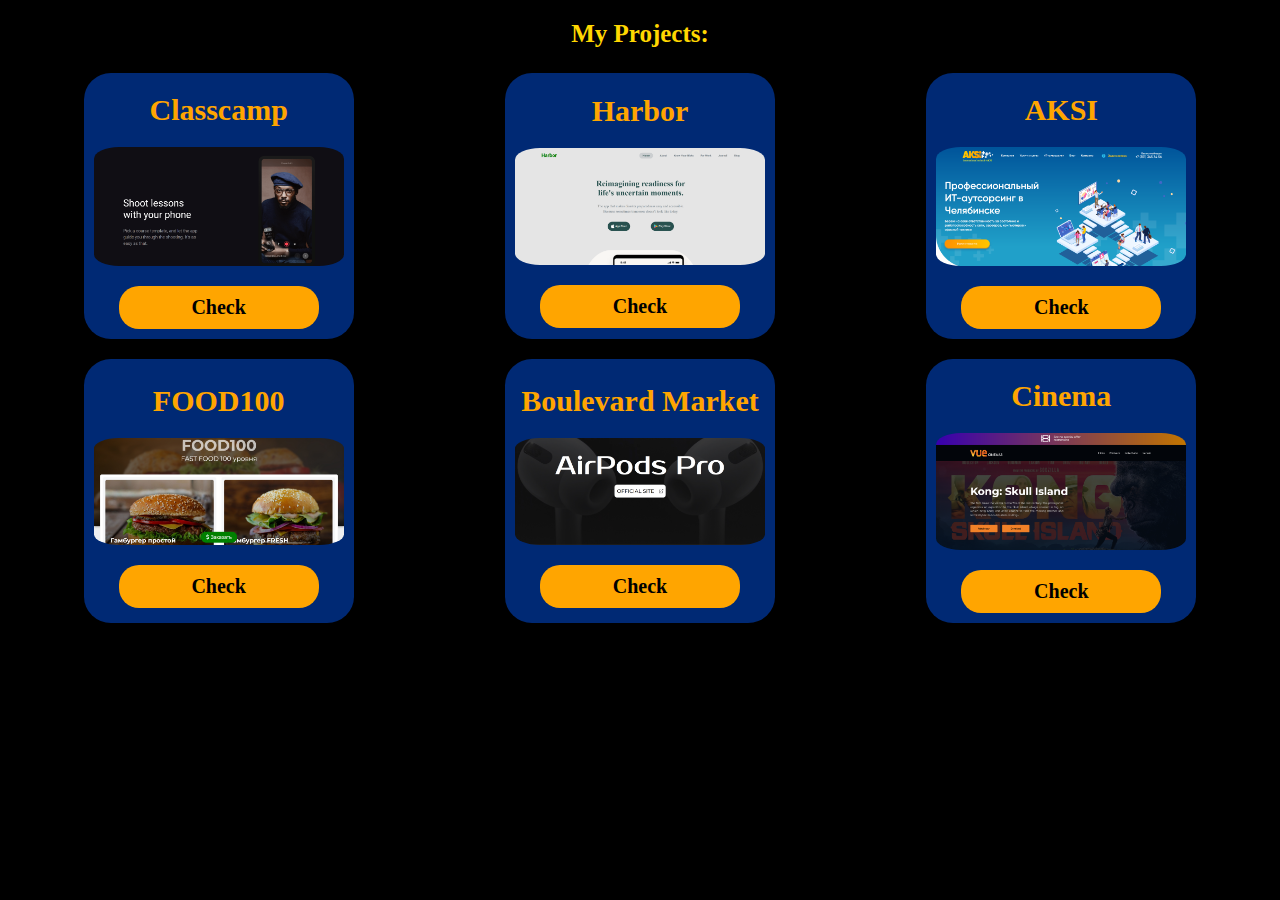
<file: index.html>
<!DOCTYPE html>
<html lang="en">
<head>
    <meta charset="UTF-8">
    <meta name="viewport" content="width=device-width, initial-scale=1.0">
    <title>Projects</title>
    <link rel="icon shortcut" href="assets/images/programmer.png" type="image/png" sizes="57x57">
    <link rel="stylesheet" href="projects_style.css">
</head>
<body>
    <p class="intext" id="works">
        My Projects:
    </p>
    <div class="my__works" >
        
            <div class="row">
                <div class="one">
                <p class="first">
                    Classcamp
                </p>
                <img src="img/one.png" alt="" class="class">
                <a href="classcamp/classcamp.html" class="button" target="_blank">
                    Check
                </a>
                </div>
                <div class="one">
                <p class="first">
                    Harbor
                </p>
                <img src="img/two.png" alt="" class="class">
                <a href="Harbor/harbor.html" class="button" target="_blank">
                    Check
                </a>
                </div>
                <div class="one">
                <p class="first">
                    AKSI
                </p>
                <img src="img/three.png" alt="" class="class">
                <a href="aksi/aksi.html" class="button" target="_blank">
                    Check
                </a>
                </div>
            </div>
            
            <div class="row">
                <div class="one">
                <p class="first">
                    FOOD100
                </p>
                <img src="img/food100.png" alt="" class="class">
                <a href="https://amidovich.github.io/FOOD100/" class="button" target="_blank">
                    Check
                </a>
                </div>
                <div class="one">
                <p class="first">
                    Boulevard Market
                </p>
                <img src="img/air.png" alt="" class="class">
                <a href="9/index.html" class="button" target="_blank">
                    Check
                </a>
                </div>
                <div class="one">
                <p class="first">
                    Cinema
                </p>
                <img src="img/cinema.png" alt="" class="class">
                <a href="https://amidovich.github.io/Vue_cinema/" class="button" target="_blank">
                    Check
                </a>
                </div>
            </div>
            
        </div>
</body>
</html>
</file>
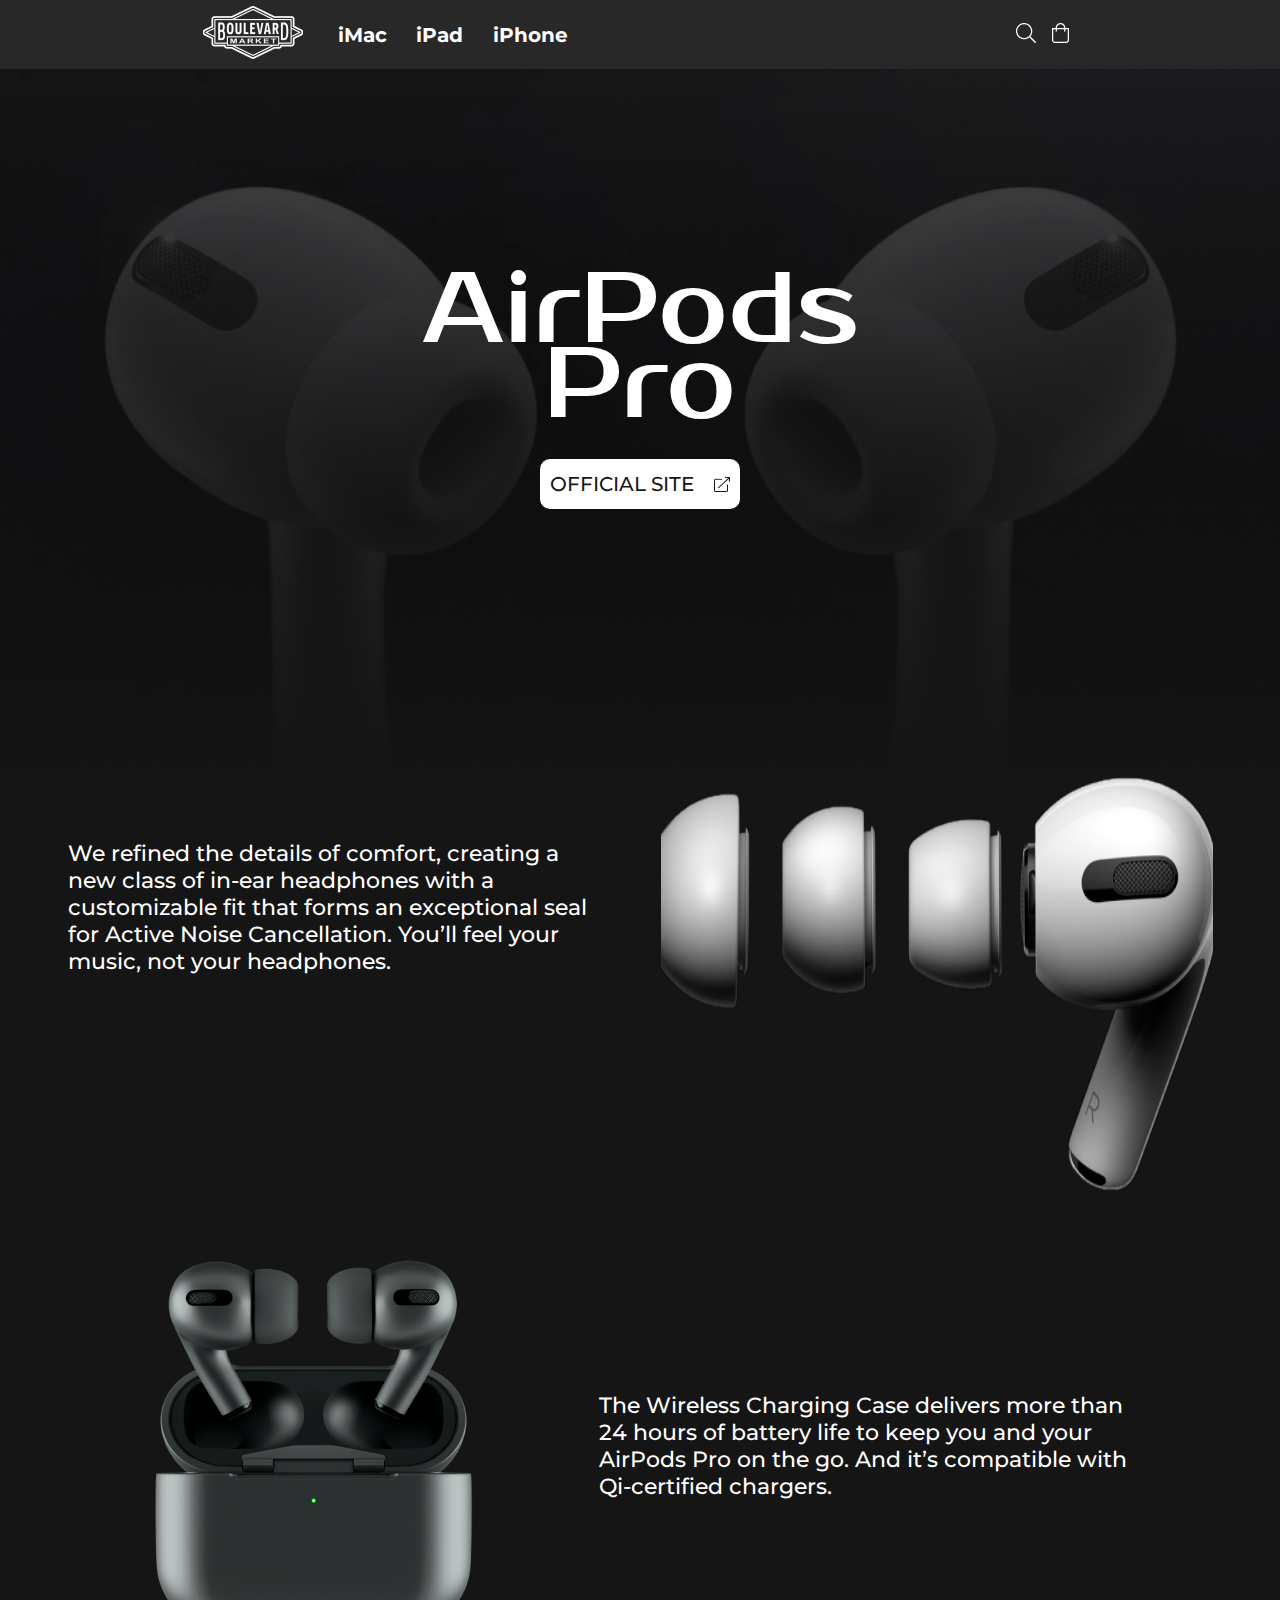
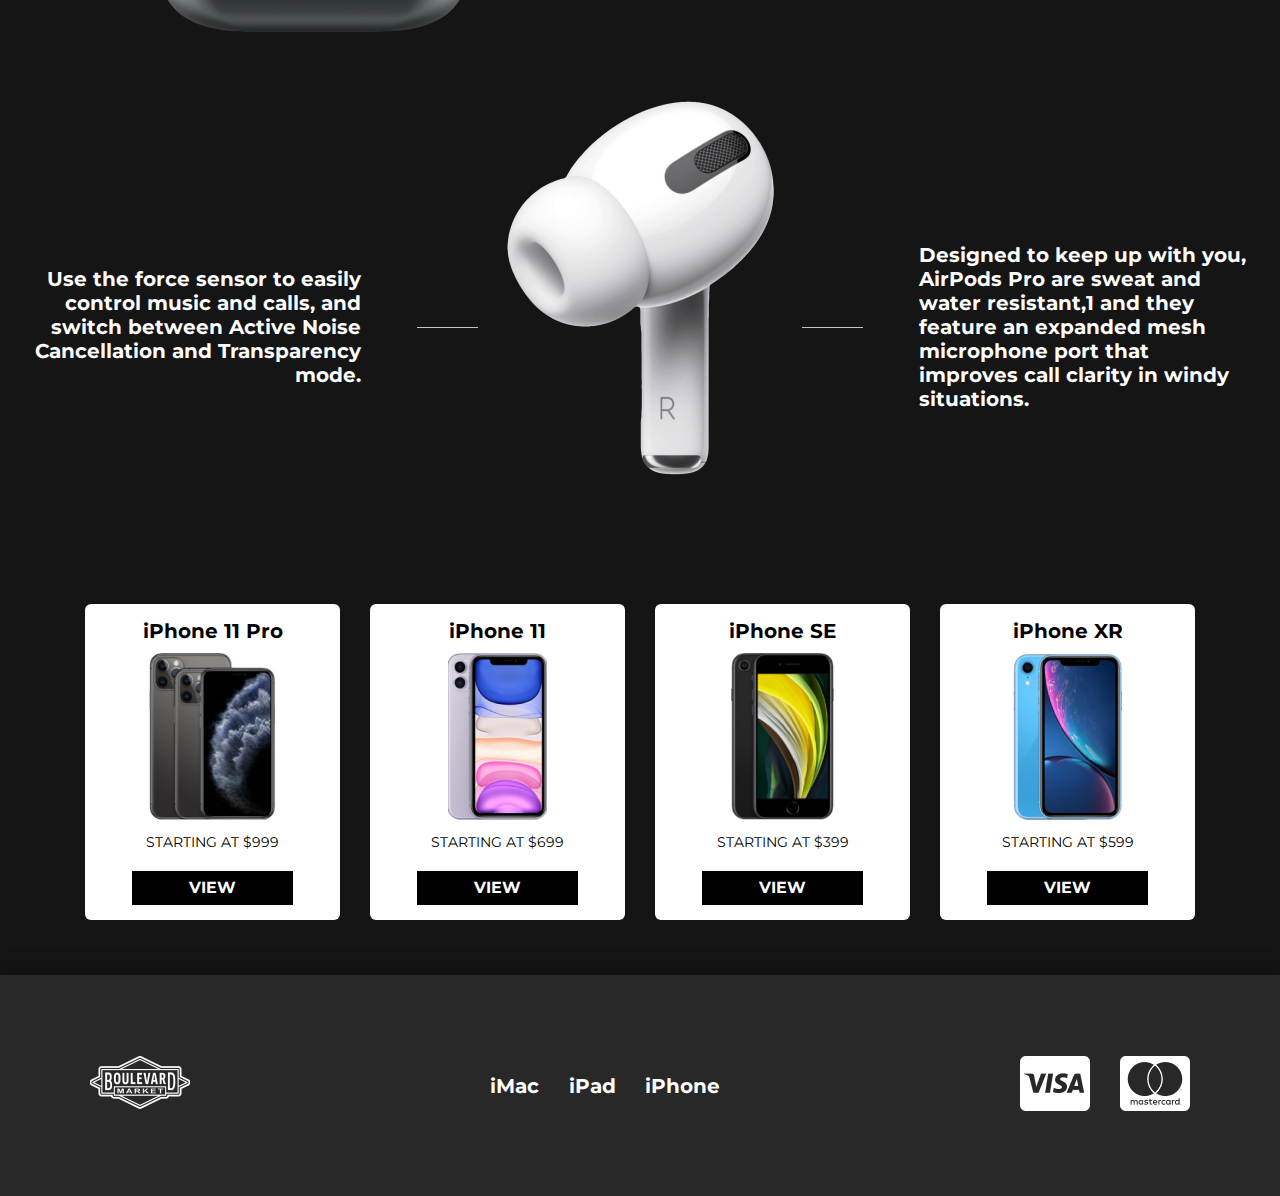
<file: 9/index.html>
<!DOCTYPE html>
<html lang="en">
<head>
    <meta charset="UTF-8">
    <meta http-equiv="X-UA-Compatible" content="IE=edge">
    <meta name="viewport" content="width=device-width, initial-scale=1.0">
    
    <link rel="preconnect" href="https://fonts.googleapis.com">
<link rel="preconnect" href="https://fonts.gstatic.com" crossorigin>
<link href="https://fonts.googleapis.com/css2?family=Prosto+One&display=swap" rel="stylesheet">

<link rel="preconnect" href="https://fonts.googleapis.com">
<link rel="preconnect" href="https://fonts.gstatic.com" crossorigin>
<link href="https://fonts.googleapis.com/css2?family=Montserrat+Alternates:wght@700&display=swap" rel="stylesheet">

<link rel="preconnect" href="https://fonts.googleapis.com">
<link rel="preconnect" href="https://fonts.gstatic.com" crossorigin>
<link href="https://fonts.googleapis.com/css2?family=Montserrat:wght@500&display=swap" rel="stylesheet">

    <title>:)</title>
    <link rel="stylesheet" href="css/media.css">
    <link rel="stylesheet" href="css/style.css">
    
</head>
<body>
    <div class="nav2">
      
      <div class="imac">
          <a href=""><img src="icons/logo.png" class="lg" alt=""></a>
          <div class="icons">
              <a href="" class="mc">iMac</a>
          <a href="" class="mc">iPad</a>
          <a href="" class="mc">iPhone</a>
        </div>   
      </div>
      
      <div class="search">
          <a href="" class="s"><img src="icons/search.png" alt="">
          </a>
          <a href="" class="s"><img src="icons/shop.png" alt=""></a>
      </div>
    
  </div>  
  <header>
      <h1 class="h1">AirPods Pro</h1>
      <a href="" class="web">
          <div class="site">
          <h3>OFFICIAL SITE</h3>
          <img src="icons/out.png" alt="">
      </div>
    </a>
          
</header>
    <section>
        <div class="txtpic">
        <div class="text">
            <p class="txt">
                We refined the details of comfort, creating a new class of in-ear headphones with a customizable fit that forms an exceptional seal for Active Noise Cancellation. You’ll feel your music, not your headphones.
            </p>
        </div>
        <img src="pictures/white.png"  class="wh"  alt=""></div>
        
        <div class="txtpic1">
            <img src="pictures/black.png" alt="" class="bla">
            <p class="tx">
                The Wireless Charging Case delivers more than 24 hours of battery life to keep you and your AirPods Pro on the go. And it’s compatible with Qi-certified chargers.
            </p>
        </div>
        <div class="txtpic2">
            <p class="paragraph">
                Use the force sensor to easily control music and calls, and switch between Active Noise Cancellation and Transparency mode.
            </p>
            <img src="icons/line.png" alt="" class="line">
            <img src="pictures/one.png" alt="" class="single">
            <img src="icons/line.png" alt="" class="line">
            <p class="conclusion">
                Designed to keep up with you, AirPods Pro are sweat and water resistant,1 and they feature an expanded mesh microphone port that improves call clarity in windy situations.
            </p>
        </div>
    </section>
    <footer>
        <div class="end">
            <div class="connect">
        <div class="block">
            <p class="words">
                iPhone 11 Pro
            </p>
            <img src="pictures/pro.png" alt="" class="pro">
            <p class="start">
                Starting at $999
            </p>
            <a href="" class="link">
                <div class="view">
                    <a href="" class="vision">
                    <p class="see">
                        view
                    </p>
                </a>
                </div>
            </a>
        </div>
    
        <div class="block">
            <p class="words">
                iPhone 11 
            </p>
            <img src="pictures/basic.png" alt="" class="phone">
            <p class="start">
                Starting at $699
            </p>
            <a href="" class="link">
                <div class="view">
                    <a href="" class="vision">
                        <p class="see">
                            view
                        </p>
                    </a>
                </div>
            </a>
        </div>
    </div>
    <div class="connect">
        <div class="block">
            <p class="words">
                iPhone SE
            </p>
            <img src="pictures/se.png" alt="" class="se">
            <p class="start">
                Starting at $399
            </p>
            <a href="" class="link">
                <div class="view">
                    <a href="" class="vision">
                        <p class="see">
                            view
                        </p>
                    </a>
                </div>
            </a>
        </div>   
        <div class="block">
            <p class="words">
                iPhone XR
            </p>
            <img src="pictures/xr.png" alt="" class="xr">
            <p class="start">
                Starting at $599
            </p>
            <a href="" class="link">
                <div class="view">
                    <a href="" class="vision">
                        <p class="see">
                            view
                        </p>
                    </a>
                </div>
            </a>
        </div>  
    </div>  
</div>
    </footer>
<div class="nav1">
    <div class="endless">
        <a href=""><img src="icons/logo.png" class="logo1" alt=""></a>
        <div class="marks">
            <a href="" class="mc"><div class="mac">iMac</div></a>
            <a href="" class="mc"><div class="mac">iPad</div></a>
            <a href="" class="mc"><div class="mac">iPhone</div></a>    
        </div>
        <div class="cards">
            <a href=""><img src="icons/visa.png" class="visa"  alt=""></a>
            <a href=""><img src="icons/card.png" class="visa"  alt=""></a>
        </div>
    </div>
</div>    
</body>
</html>
</file>
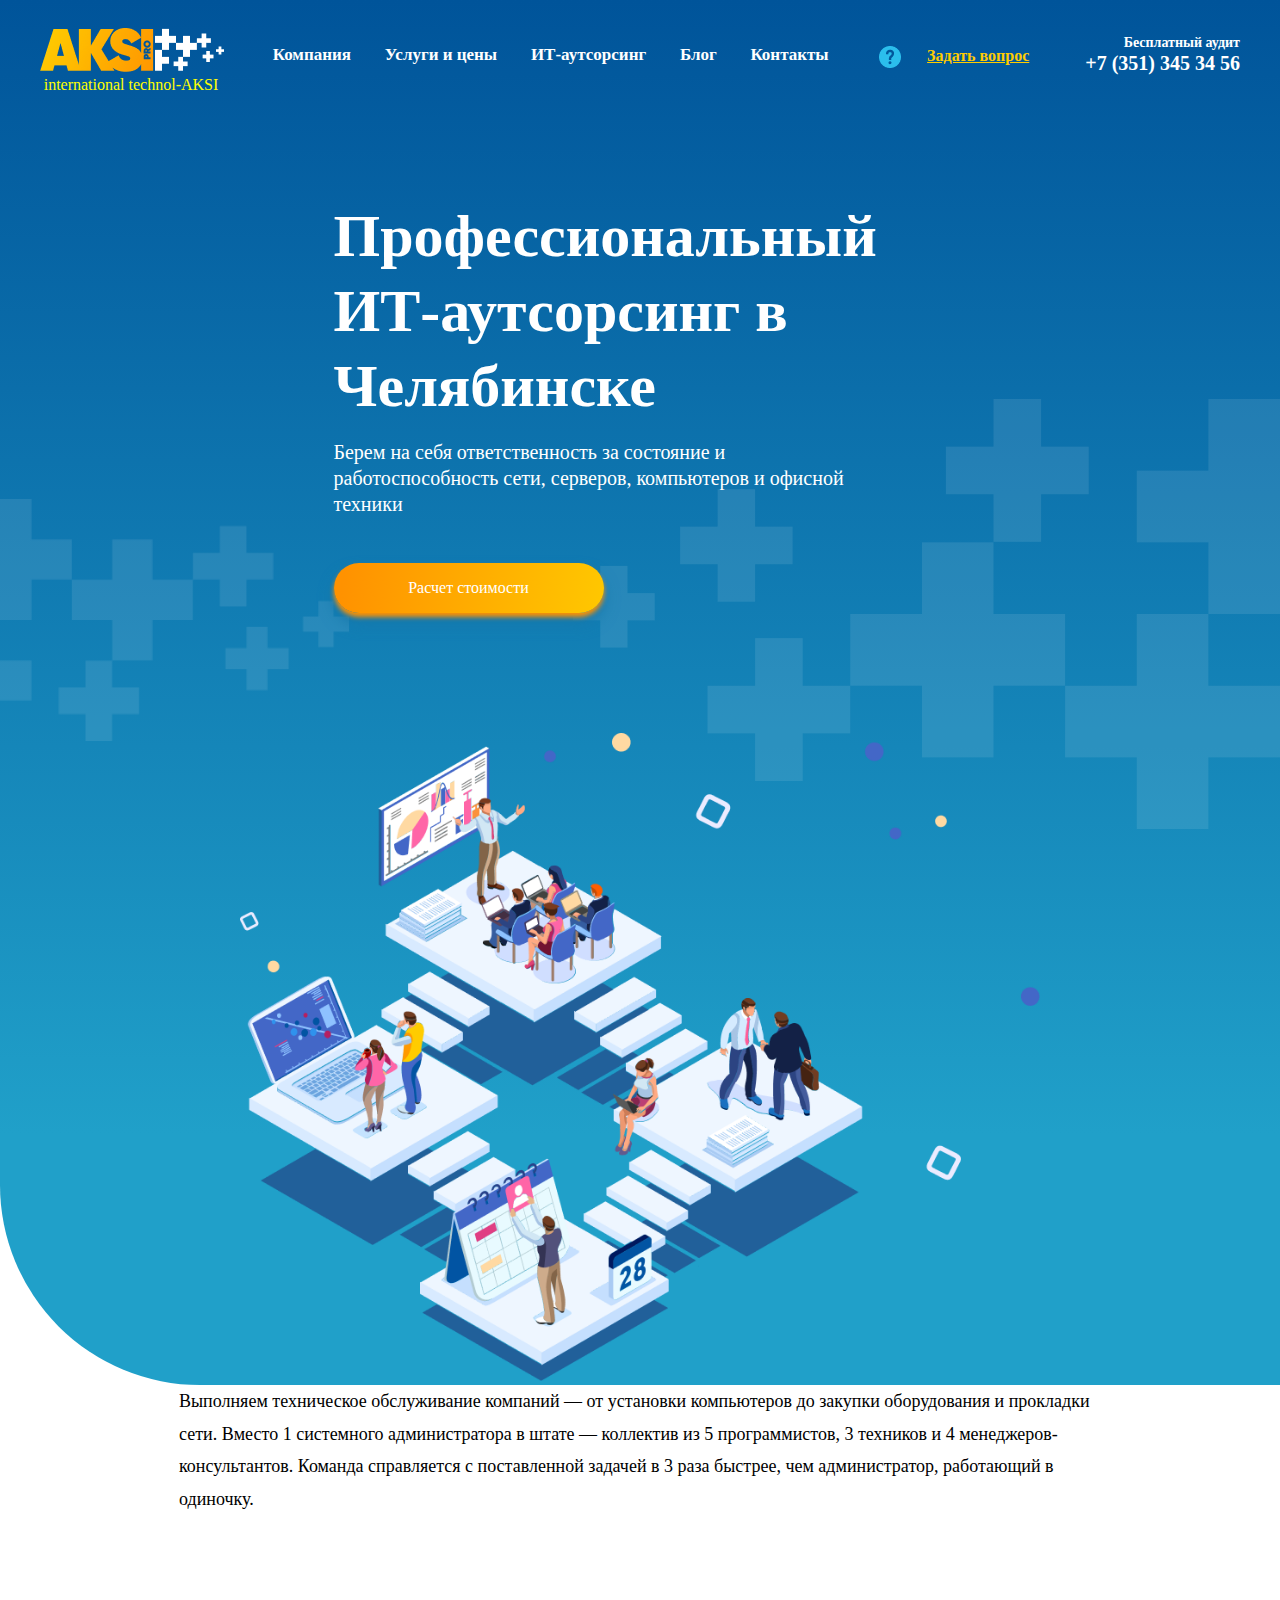
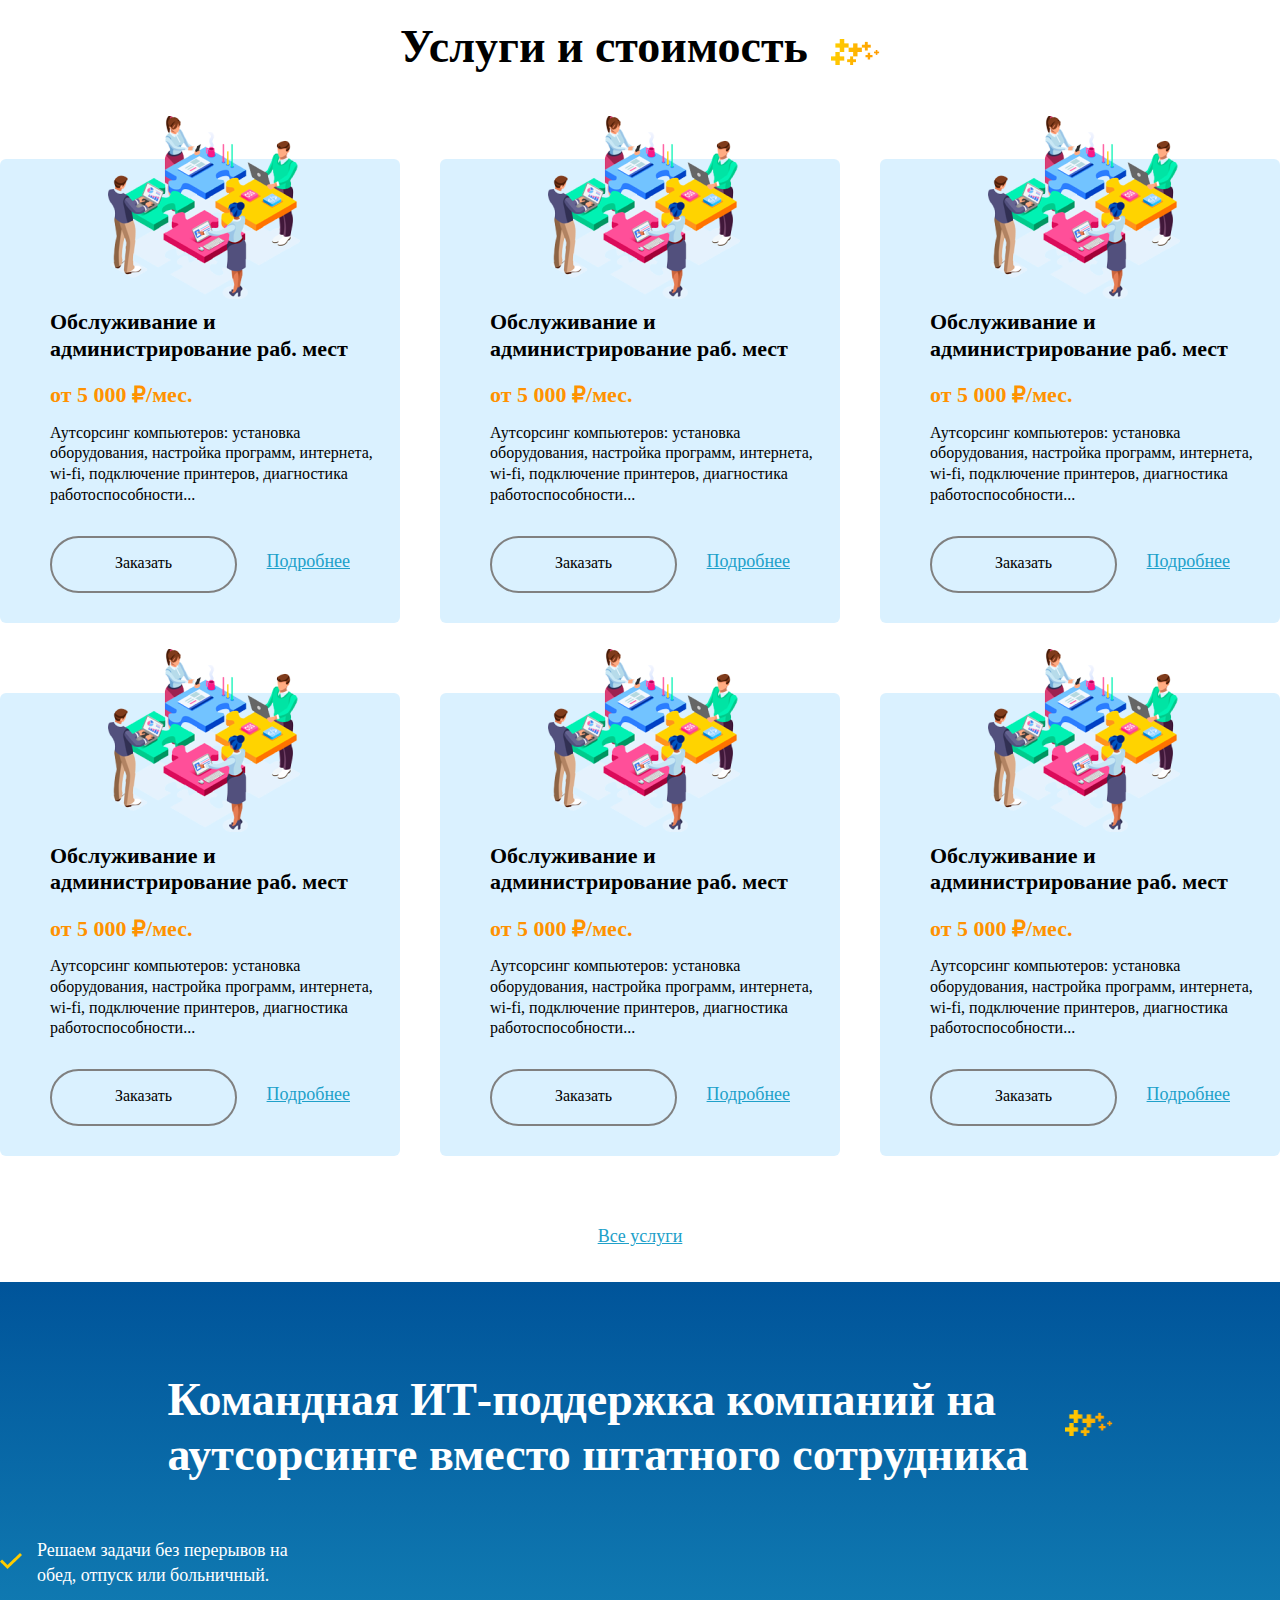
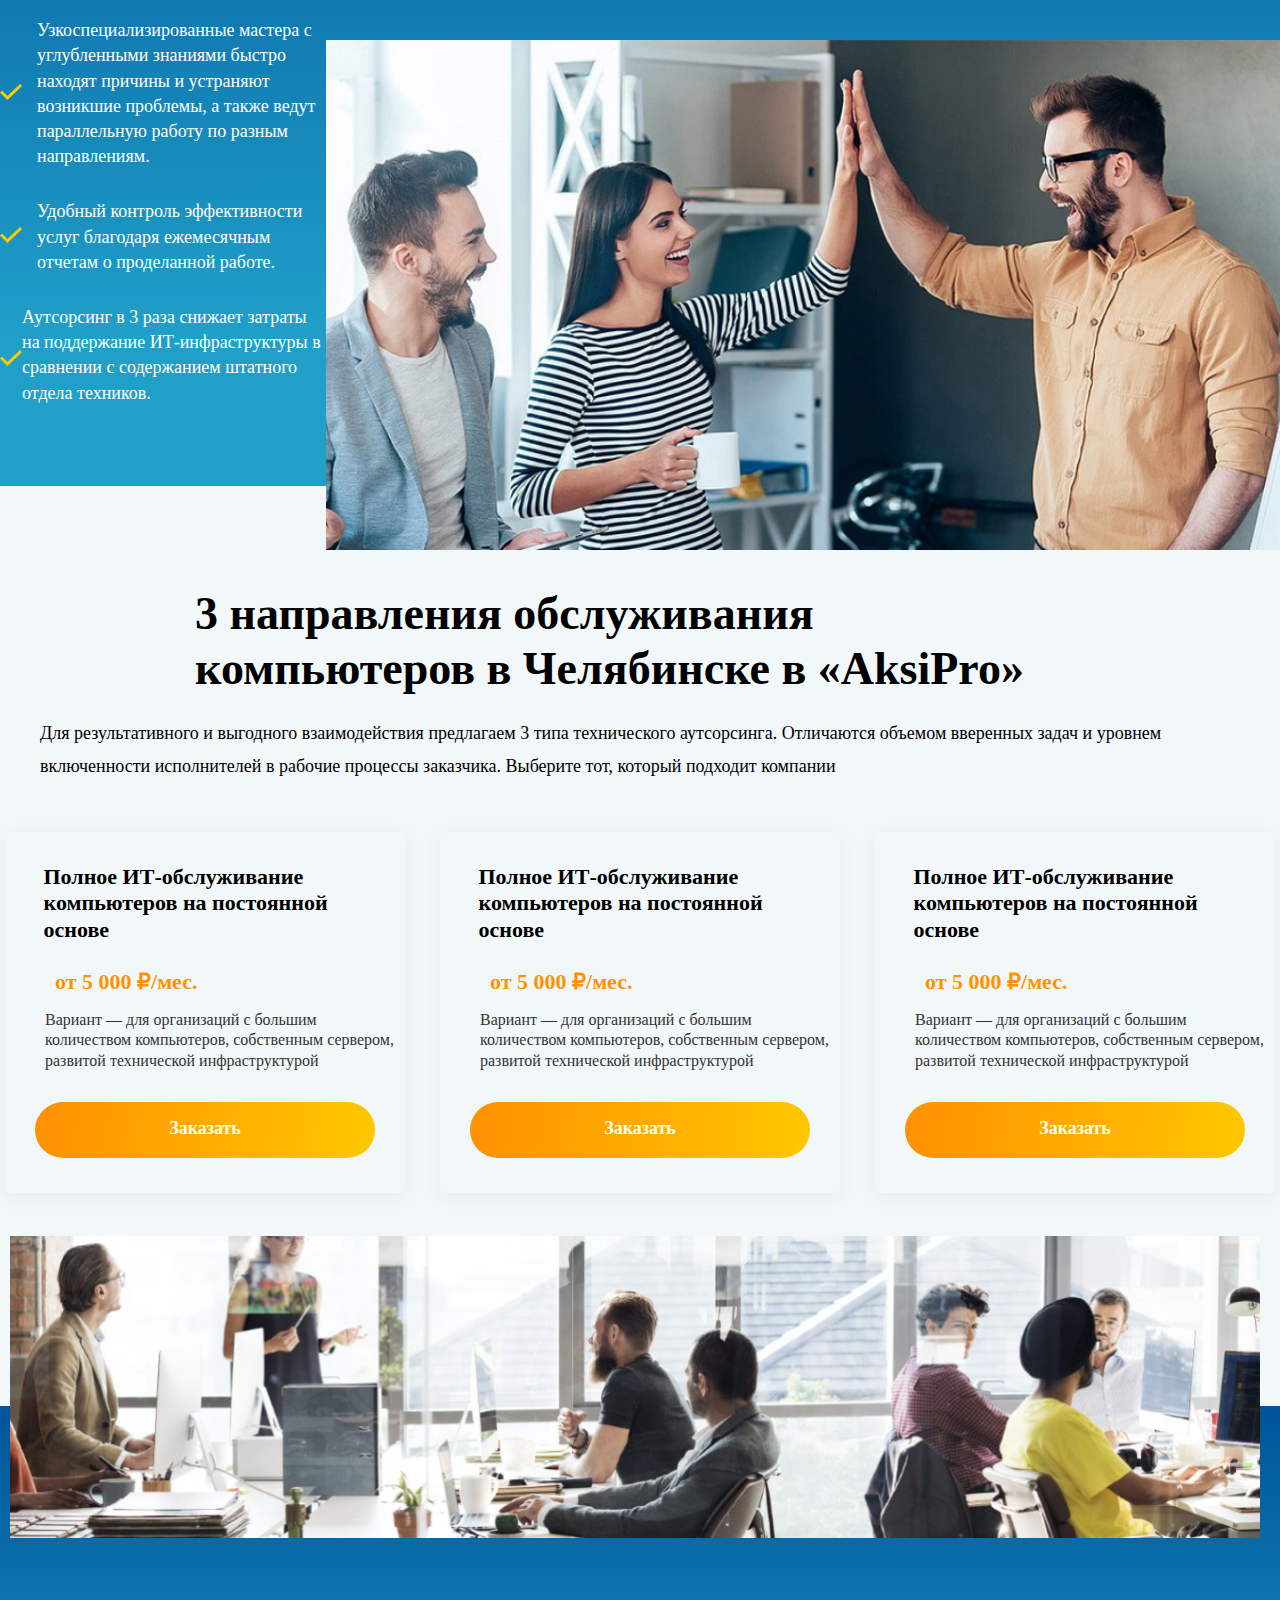
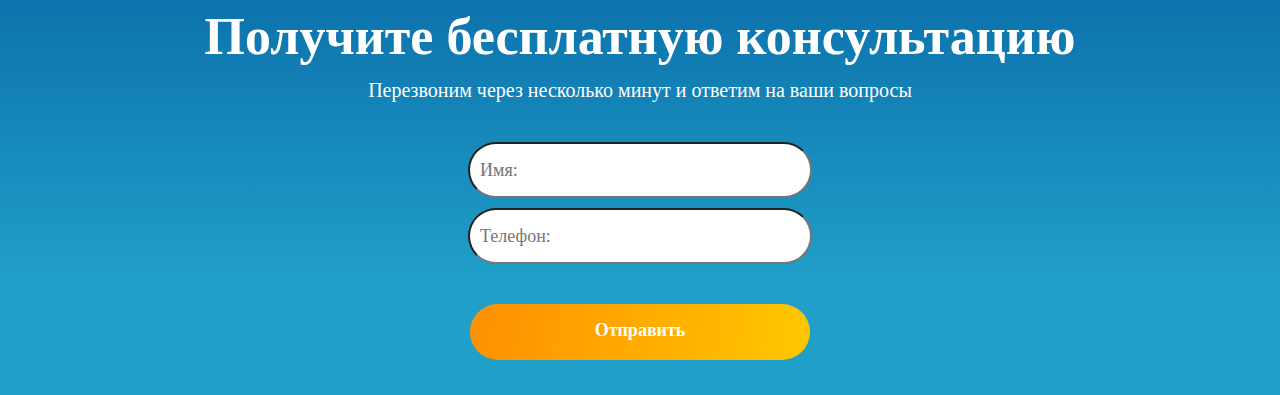
<file: aksi/aksi.html>
<!DOCTYPE html>
<html lang="en">
<head>
    <meta charset="UTF-8">
    <meta http-equiv="X-UA-Compatible" content="IE=edge">
    <meta name="viewport" content="width=device-width, initial-scale=1.0">
    <title>AKSI</title>
    <link rel="stylesheet" href="css/style.css">
    <link rel="stylesheet" href="css/media.css">
</head>
<body>
    
    <header>
        <div class="container">
          <div class="aktext">
              <div class="icons">
                  <a href=""><img src="icons/logo.png" alt=""></a>
                  <a href=""><img src="icons/pluses.png" alt=""></a>
              </div>
              <div class="text">
                  <a href=""><p class="tech">international technol-AKSI</p></a>
              </div>
          </div>  
          <div class="search">
              <div class="com"><a href="" class="company">Компания</a></div>
              <div class="com"><a href="" class="company">Услуги и цены</a></div>
              <div class="com"><a href="" class="company">ИТ-аутсорсинг</a></div>
              <div class="com"><a href="" class="company">Блог</a></div>
              <div class="com"><a href="" class="company">Контакты</a></div>
          </div>
          <div class="question">
              <div class="as"><a href=""><img src="icons/ask.png" alt=""></a></div>
              <div class="que"><a href="" class="ask">Задать вопрос</a></div>
          </div>
          <div class="free">
              <a href="" class="audy">
                Бесплатный аудит
              </a>
              <a href="tel:+7 (351) 345 34 56" class="tel">+7 (351) 345 34 56</a>
          </div>
          
        </div>
        <div class="pictxt">
            <div class="chel">
            <h1 class="prof">
                Профессиональный 
                ИТ-аутсорсинг 
                в Челябинске
            </h1>
            <div class="rel">
            <p class="take">
                Берем на себя ответственность за состояние и работоспособность сети, серверов, компьютеров и офисной техники
            </p>
            
        </div>
            <div class="button">
                <a href="" class="cost">
                    Расчет стоимости
                </a>
                
            </div>
            <img src="icons/small.png" alt="" class="small">
            <img src="icons/big.png" alt="" class="big">
            
        </div>
        <div class="rel">
        <img src="img/Group.png" alt="" class="group">
        </div>
        </div>
        
    </header>
    <section>
    <div class="companies">
        <p class="task">Выполняем техническое обслуживание компаний — от установки компьютеров до закупки оборудования и прокладки сети. Вместо 1 системного администратора в штате — коллектив из 5 программистов, 3 техников и 4 менеджеров-консультантов. Команда справляется с поставленной задачей в 3 раза быстрее, чем администратор, работающий в одиночку.</p>
    </div>
    <div class="two">
    <h1 class="cost">
        Услуги и стоимость
    </h1>
    <img src="icons/mili.png" alt="" class="mili">
</div>
<div class="column">
    <div class="row">
        <div class="one">
                <div class="table1">
                <img src="img/table.png" alt="" class="img">
                </div>
                <h2 class="staff">
                    Обслуживание и администрирование раб. мест
                </h2>
                <p class="money">
                    от 5 000 ₽/мес.
                </p>
                <p class="paragraph">
                    Аутсорсинг компьютеров: установка оборудования, настройка программ, интернета, wi-fi, подключение принтеров, диагностика работоспособности...
                </p>
                <div class="presstxt">
                    <a href="" class="press"><div class="">
                        Заказать
                    </div>
                </a>
                <div class="mor">
                <a href="" class="more">Подробнее</a>
                </div>
                </div>
        </div>
        
        <div class="one">
            <img src="img/table.png" alt="" class="img">
            <h2 class="staff">
                Обслуживание и администрирование раб. мест
            </h2>
            <p class="money">
                от 5 000 ₽/мес.
            </p>
            <p class="paragraph">
                Аутсорсинг компьютеров: установка оборудования, настройка программ, интернета, wi-fi, подключение принтеров, диагностика работоспособности...
            </p>
            <div class="presstxt">
                <a href="" class="press"><div class="">
                    Заказать
                </div>
            </a>
            <div class="mor">
            <a href="" class="more">Подробнее</a>
            </div>
            </div>
    </div>
        
    <div class="one">
        <img src="img/table.png" alt="" class="img">
        <h2 class="staff">
            Обслуживание и администрирование раб. мест
        </h2>
        <p class="money">
            от 5 000 ₽/мес.
        </p>
        <p class="paragraph">
            Аутсорсинг компьютеров: установка оборудования, настройка программ, интернета, wi-fi, подключение принтеров, диагностика работоспособности...
        </p>
        <div class="presstxt">
            <a href="" class="press"><div class="">
                Заказать
            </div>
        </a>
        <div class="mor">
        <a href="" class="more">Подробнее</a>
        </div>
        </div>
</div>
    
    </div>
    
    <div class="row">
        <div class="one">
                <img src="img/table.png" alt="" class="img">
                <h2 class="staff">
                    Обслуживание и администрирование раб. мест
                </h2>
                <p class="money">
                    от 5 000 ₽/мес.
                </p>
                <p class="paragraph">
                    Аутсорсинг компьютеров: установка оборудования, настройка программ, интернета, wi-fi, подключение принтеров, диагностика работоспособности...
                </p>
                <div class="presstxt">
                    <a href="" class="press"><div class="">
                        Заказать
                    </div>
                </a>
                <div class="mor">
                <a href="" class="more">Подробнее</a>
                </div>
                </div>
        </div>
        
        <div class="one">
            <img src="img/table.png" alt="" class="img">
            <h2 class="staff">
                Обслуживание и администрирование раб. мест
            </h2>
            <p class="money">
                от 5 000 ₽/мес.
            </p>
            <p class="paragraph">
                Аутсорсинг компьютеров: установка оборудования, настройка программ, интернета, wi-fi, подключение принтеров, диагностика работоспособности...
            </p>
            <div class="presstxt">
                <a href="" class="press"><div class="">
                    Заказать
                </div>
            </a>
            <div class="mor">
            <a href="" class="more">Подробнее</a>
            </div>
            </div>
    </div>
        
    <div class="one">
        <img src="img/table.png" alt="" class="img">
        <h2 class="staff">
            Обслуживание и администрирование раб. мест
        </h2>
        <p class="money">
            от 5 000 ₽/мес.
        </p>
        <p class="paragraph">
            Аутсорсинг компьютеров: установка оборудования, настройка программ, интернета, wi-fi, подключение принтеров, диагностика работоспособности...
        </p>
        <div class="presstxt">
            <a href="" class="press"><div class="">
                Заказать
            </div>
        </a>
        <div class="mor">
        <a href="" class="more">Подробнее</a>
        </div>
        </div>
</div>
    
    </div>
    
</div>
<div class="job">
    <a href="" class="job1">Все услуги</a>
</div>
<div class="bcg">
    <div class="station">
        <div class="state1">
    <h1 class="state">
        Командная ИТ-поддержка компаний на аутсорсинге вместо штатного сотрудника
    </h1>
    </div>
    <div class="midiv">
    <img src="icons/mili.png" alt="" class="milli">
    </div>
    
    </div>
    <div class="textclap">
    <div class="texttxt">
        <div class="texticon">
            <div class="ok">
        <img src="icons/Vector.png" alt="" class="vector">
    </div>
        <div class="solve">
            Решаем задачи без перерывов на обед, отпуск или больничный.
        </div>
    </div>
    <div class="texticon">
        <div class="ok">
    <img src="icons/Vector.png" alt="" class="vector">
</div>
    <div class="solve">
        Узкоспециализированные мастера с углубленными знаниями быстро находят причины и устраняют возникшие проблемы, а также ведут параллельную работу по разным направлениям.
    </div>
</div>
<div class="texticon">
    <div class="ok">
<img src="icons/Vector.png" alt="" class="vector">
</div>
<div class="solve">
    Удобный контроль эффективности услуг благодаря ежемесячным отчетам о проделанной работе.
</div>
</div>
<div class="texticon">
    <div class="ok">
<img src="icons/Vector.png" alt="" class="vector1">
</div>
<div class="solve1">
    Аутсорсинг в 3 раза снижает затраты на поддержание ИТ-инфраструктуры в сравнении с содержанием штатного отдела техников.
</div>
</div>
    </div>
    <div class="clap1">
    <img src="img/clap.png" alt="" class="clap">
    </div>
    </div>
</div>
</section>

<div class="almost">
    <h1 class="service">
        3 направления обслуживания компьютеров в Челябинске в «AksiPro»
    </h1>
    <p class="ways">
        Для результативного и выгодного взаимодействия предлагаем 3 типа технического аутсорсинга. Отличаются объемом вверенных задач и уровнем включенности исполнителей в рабочие процессы заказчика. Выберите тот, который подходит компании
    </p>
    
    <div class="blocks">
        <div class="full">
            <h1 class="pc">
                Полное ИТ-обслуживание компьютеров на постоянной основе
            </h1>
            <p class="money">
                от 5 000 ₽/мес.
            </p>
            <p class="type">
                Вариант — для организаций с большим количеством компьютеров, собственным сервером, развитой технической инфраструктурой
            </p>
            
            
                <a href="" class="make">
                    Заказать
                </a>
            
            
        </div>
        <div class="full">
            <h1 class="pc">
                Полное ИТ-обслуживание компьютеров на постоянной основе
            </h1>
            <p class="money">
                от 5 000 ₽/мес.
            </p>
            <p class="type">
                Вариант — для организаций с большим количеством компьютеров, собственным сервером, развитой технической инфраструктурой
            </p>
            
            <a href="" class="make">
                Заказать
            </a>
                
            
            
        </div>
        <div class="full">
            <h1 class="pc">
                Полное ИТ-обслуживание компьютеров на постоянной основе
            </h1>
            <p class="money">
                от 5 000 ₽/мес.
            </p>
            <p class="type">
                Вариант — для организаций с большим количеством компьютеров, собственным сервером, развитой технической инфраструктурой
            </p>
            
            <a href="" class="make">
                Заказать
            </a>
            
        </div>
        
    </div>
    <div class="lot">
        <img src="img/lots.png" class="lots" alt="">
        </div>
    
    
</div>
<footer>
    <h1 class="consult">
        Получите бесплатную консультацию
    </h1>
    <p class="call">
        Перезвоним через несколько минут и ответим на ваши вопросы
    </p>
    <div class="comment">
    <input type="name" class="name"  placeholder="Имя:">
    <input type="name" class="name1"  placeholder="Телефон:">
    <a href="" class="make">
        Отправить
    </a>
    </div>
    
</footer>

</body>
</html>
</file>
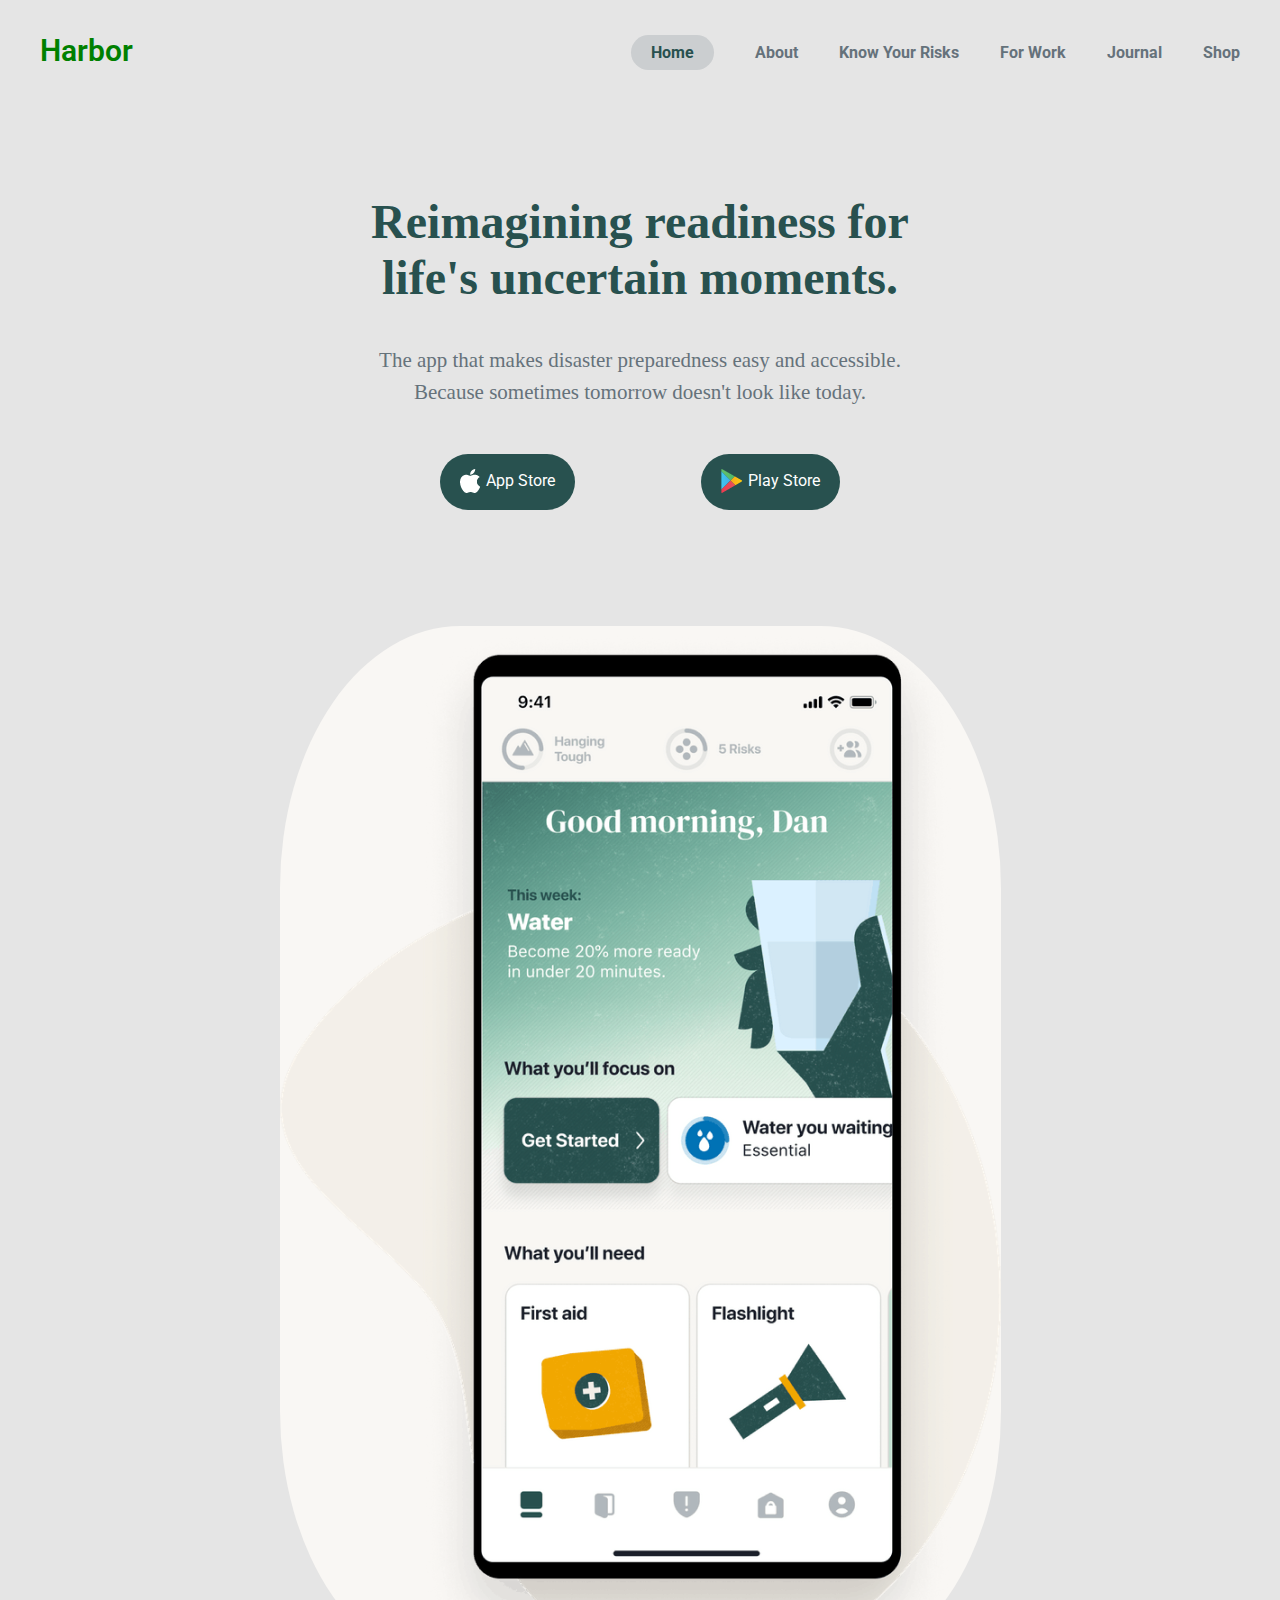
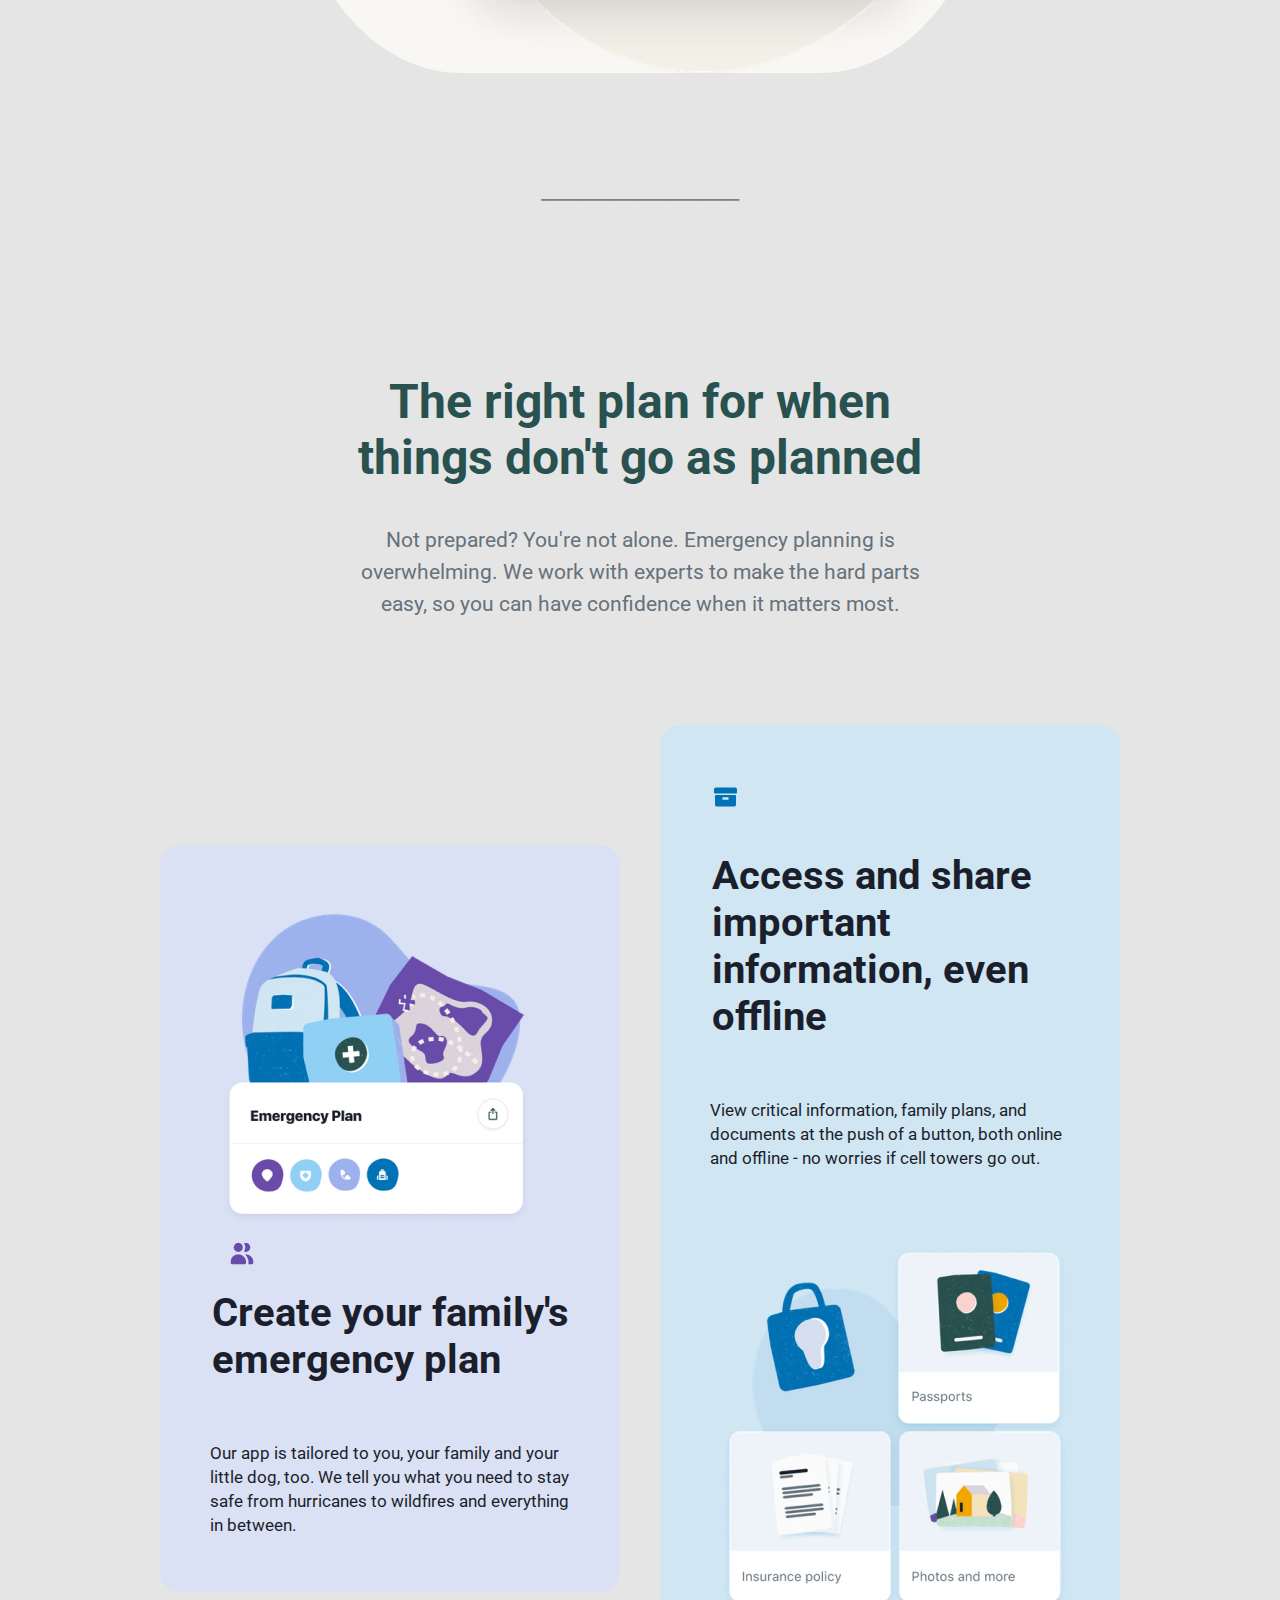
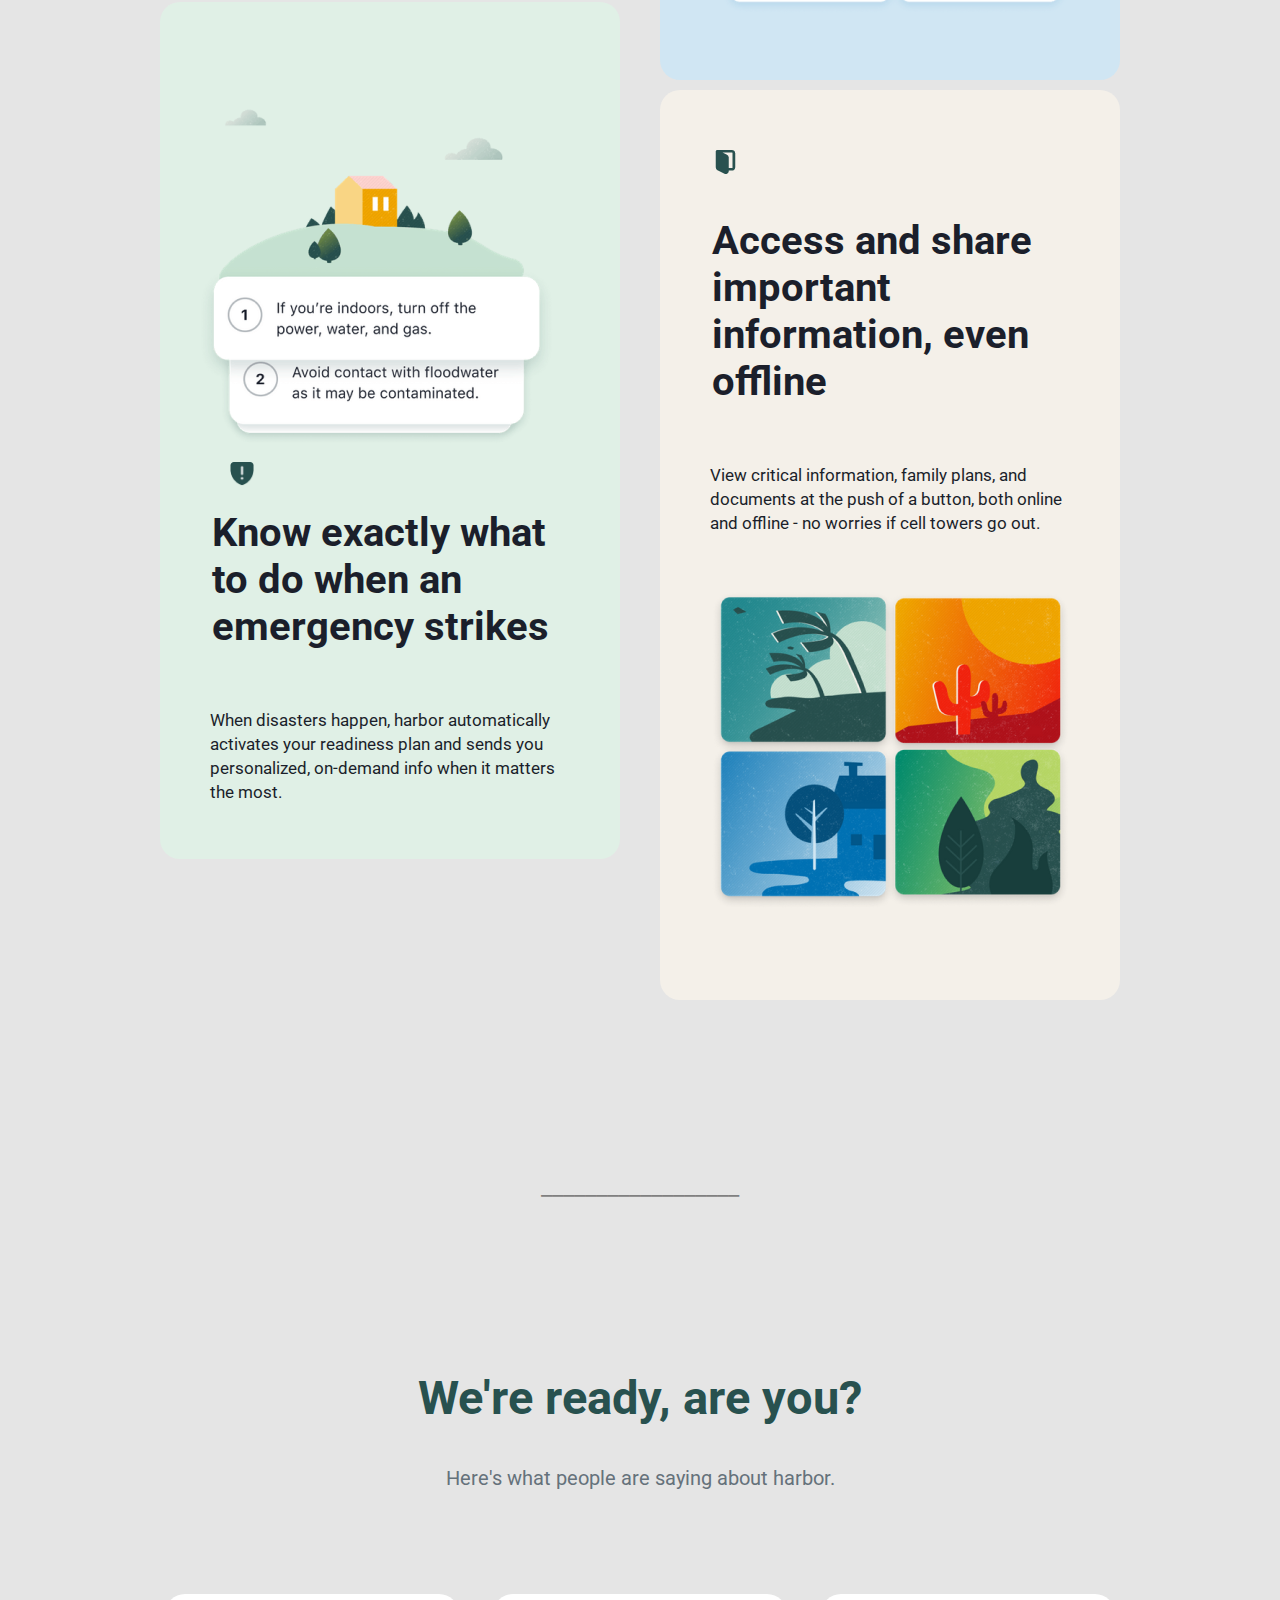
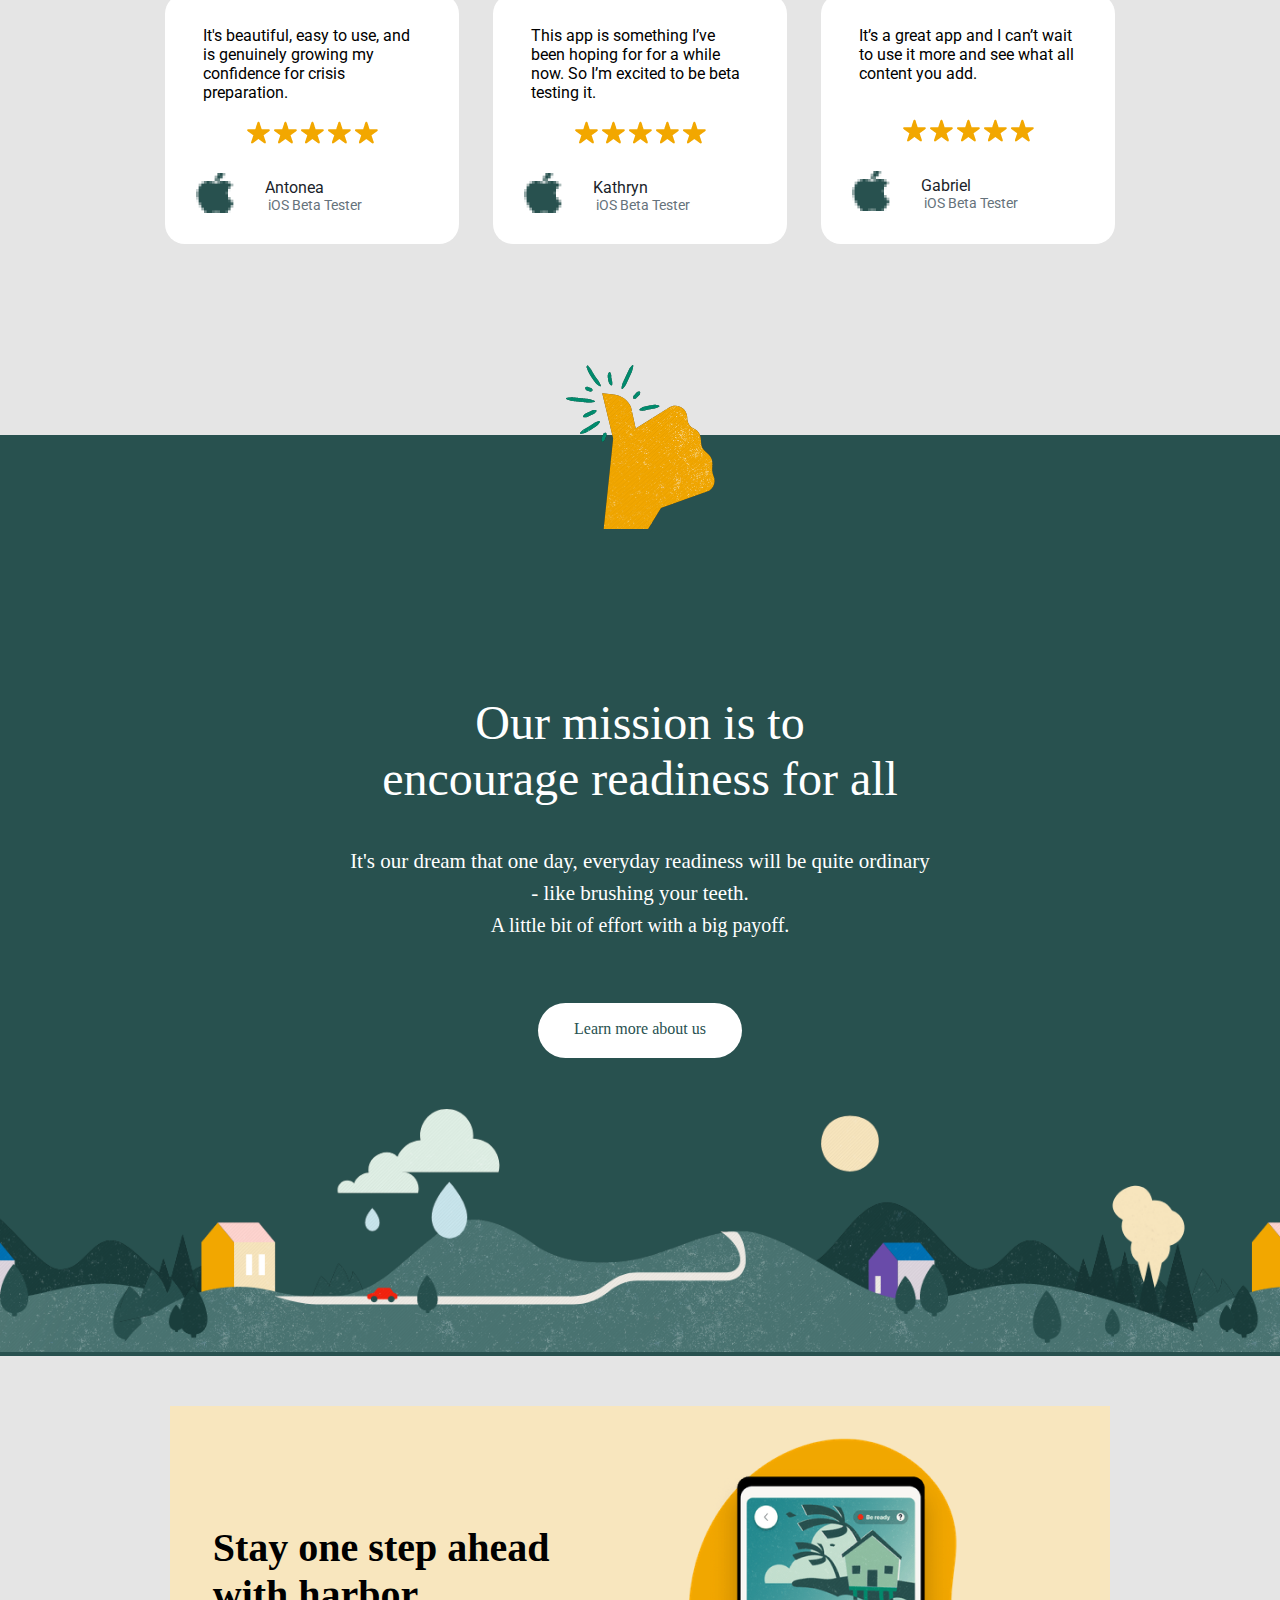
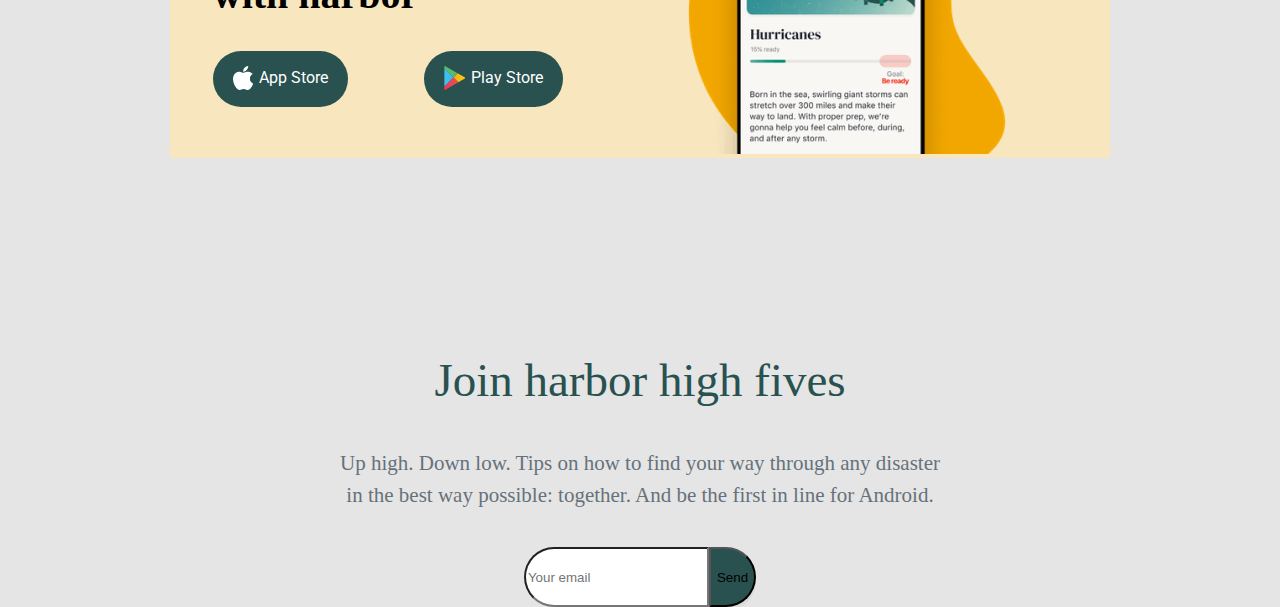
<file: Harbor/harbor.html>
<!DOCTYPE html>
<html lang="en">
<head>
    <meta charset="UTF-8">
    <meta http-equiv="X-UA-Compatible" content="IE=edge">
    <meta name="viewport" content="width=device-width, initial-scale=1.0">
    <link href="https://fonts.googleapis.com/css2?family=Roboto:wght@400;700&display=swap" rel="stylesheet">
    <link rel="stylesheet" href="css/style.css">
    <link rel="stylesheet" href="css/media.css">
    <title>:)</title>
</head>
<body>
    <nav>
        <div class="links">
        <a href="" class="harbor">Harbor</a>
        <div class="link">
            <a href="" class="layout">
            <div class="house"><a href="" class="home">Home</a></div></a>
            <a href=""  class="about">About</a>
            <a href="" class="about">Know Your Risks</a>
            <a href="" class="about">For Work</a>
            <a href="" class="about">Journal</a>
            <a href="" class="about">Shop</a>
        </div>
    </div>
    </nav>
    <header>
    <h1 class="text">
        Reimagining readiness for life's uncertain moments.
    </h1>
    <p class="txt">
        The app that makes disaster preparedness easy and accessible. Because sometimes tomorrow doesn't look like today.
    </p>
    <div class="container">
        <a href="" class="market"><div class="app">
            <img src="icons/apple.png" alt="">
            <p class="store">
                App Store
            </p>
        </div></a>
        <div class="play">
            <a href="" class="market"><div class="app1">
                <img src="icons/store.png" alt="">
                <p class="store">
                    Play Store
                </p>
            </div></a>
        </div>
    </div>
    <img src="img/phone.png" class="phone" alt="">
</header>
<section>
    <p class="line">
        __________________
    </p>
    <h1 class="thing">
        The right plan for when things don't go as planned
    </h1>
    <p class="not">
        Not prepared? You're not alone. Emergency planning is overwhelming. We work with experts to make the hard parts easy, so you can have confidence when it matters most.
    </p>
    <div class="blocks">
        <div class="column">
        <div class="block1">
            <img src="img/plan.png" alt="" class="plan">
            <img src="icons/user.png" alt="" class="user">
            <h1 class="create">
                Create your family's emergency plan
            </h1>
            <p class="our">
                Our app is tailored to you, your family and your little dog, too. We tell you what you need to stay safe from hurricanes to wildfires and everything in between.
            </p>
        </div>
        <div class="block2">
            <img src="img/home.png" alt="" class="plan">
            <img src="icons/shield.png" alt="" class="user">
            <h1 class="create">
                Know exactly what to do when an emergency strikes
            </h1>
            <p class="our">
                When disasters happen, harbor automatically activates your readiness plan and sends you personalized, on-demand info when it matters the most.
            </p>
        </div>
        
    </div>
    <div class="column">
        <div class="block3">
            <img src="icons/box.png" alt="" class="box">
            
            
            <h1 class="create">
                Access and share important information, even offline
            </h1>
            <p class="our">
                View critical information, family plans, and documents at the push of a button, both online and offline - no worries if cell towers go out.
            </p>
            <img src="img/lock.png" alt="" class="lock">
        </div>
        <div class="block4">
           
                <img src="icons/door.png" alt="" class="box">
                
                
                <h1 class="create">
                    Access and share important information, even offline
                </h1>
                <p class="our">
                    View critical information, family plans, and documents at the push of a button, both online and offline - no worries if cell towers go out.
                </p>
                <img src="img/nature.png" alt="" class="lock">
            
        </div>
        </div>
        
    </div>
    
    <p class="line">
        __________________
    </p>
    <h1 class="ready">
        We're ready, are you?
    </h1>
    <p class="here">
        Here's what people are saying about harbor.
    </p>
    <div class="bricks">
        <div class="brick">
            <p class="beautiful">
                It's beautiful, easy to use, and is genuinely growing my confidence for crisis preparation.
            </p>
            <img src="icons/stars.png" alt="" class="stars">
            <div class="reviews">
                <img src="icons/iphone.png" alt="" class="iphone">
                <div class="comments">
                    <p class="anton">
                        Antonea
                    </p>
                    <p class="ios">
                        iOS Beta Tester
                    </p>
                </div>
            </div>
        </div>
        <div class="brick">
            <p class="beautiful">
                This app is something I’ve been hoping for for a while now. So I’m excited to be beta testing it.
            </p>
            <img src="icons/stars.png" alt="" class="stars">
            <div class="reviews">
                <img src="icons/iphone.png" alt="" class="iphone">
                <div class="comments">
                    <p class="anton">
                        Kathryn
                    </p>
                    <p class="ios">
                        iOS Beta Tester
                    </p>
                </div>
            </div>
        </div>
        <div class="brick">
            <p class="beautiful">
                It’s a great app and I can’t wait to use it more and see what all content you add.
            </p>
            <img src="icons/stars.png" alt="" class="stars1">
            <div class="reviews">
                <img src="icons/iphone.png" alt="" class="iphone">
                <div class="comments">
                    <p class="anton">
                        Gabriel
                    </p>
                    <p class="ios">
                        iOS Beta Tester
                    </p>
                </div>
            </div>
        </div>
    </div>
    
</section>
<footer>
    <img src="img/super.png" class="super" alt="">
    <div class="background">
        <h1 class="mission">
            Our mission is to encourage readiness for all
        </h1>
        <p class="dream">
            It's our dream that one day, everyday readiness will be quite ordinary - like brushing your teeth.
        </p>
        <p class="bit">
            A little bit of effort with a big payoff.
        </p>
        <div class="press">
            <a href="" class="to">
                Learn more about us
            </a>
        </div>
        <img src="img/land.png" alt="" class="land">
    </div>
    <div class="back">
        <div class="stay">
            <h1 class="one">
                Stay one step ahead with harbor
            </h1>
            <div class="buy1">
            <a href="" class="market"><div class="app">
                <img src="icons/apple.png" alt="">
                <p class="store">
                    App Store
                </p>
            </div></a>
            <div class="play">
                <a href="" class="market"><div class="app1">
                    <img src="icons/store.png" alt="">
                    <p class="store">
                        Play Store
                    </p>
                </div></a>
            </div>
        </div>
        </div>
        <div class="mini-phone">
            <img src="img/mini.png" alt="" class="mini">
        </div>
    </div>
    <h1 class="high">
        Join harbor high fives
    </h1>
    <p class="up">Up high. Down low. Tips on how to find your way through any disaster in the best way possible: together. And be the first in line for Android.</p>
    <div class="lines">
        <input type="email" class="email" placeholder="Your email">
    <button>Send</button>
</div>
</footer>
    
    
    
    
    
</body>
</html>
</file>
<file: projects_style.css>
a { text-decoration: none; }

body{
    background-color: black;
}
.my__works
{
    max-width: 1400px;
    width: 100%;
    display: flex;
    flex-direction: column;
    flex-wrap: wrap;
    justify-content: space-around;
}

.intext{
  margin-top: 20px;
  font-size: 25px;
  color: gold;
  font-weight: bold;
  text-align: center;
}

.row{
    max-width: 1400px;
    width: 100%;
    display: flex;
    flex-direction: row;
    flex-wrap: wrap;
    justify-content: space-around;

}

.first{
    color: orange;
    font-size: 30px;
    margin-top: 20px;
    margin-bottom: 20px;
    font-weight: bold;
}

.class{
    max-width: 350px;
    width: 100%;
    border-radius: 10%;
    margin-bottom: 20px;
}

.button{
    max-width: 200px;
    width: 100%;
    text-align: center;
    background-color: orange;
    display: flex;
    justify-content: center;
    color: black;
    padding-top: 10px;
    padding-bottom: 10px;
    font-size: 20px;
    font-weight: bold;
    border-radius: 20px;
    margin-bottom: 10px;
}

.button:hover{
    color: white;
    background-color: black;
    
}

.one{
    max-width: 250px;
    width: 100%;
    text-align: center;
    align-items: center;
    display: flex;
    flex-direction: column;
    justify-content: center;
    background-color: rgba(0, 75, 214, 0.541);
    border-radius: 10%;
    padding-left: 10px;
    padding-right: 10px;
    transition: 0.3s;
    margin-bottom: 20px;
}

.one:hover{
    background-color: rgba(126, 125, 124, 0.63);
}
</file>
<file: 9/css/media.css>
@media(max-width: 1399.98px){
    
}
@media(max-width: 1199.98px){
    .txtpic2{flex-direction: column;
    align-items: center;}
    .single{margin-top: 79px;}
    .end{display: flex;
    flex-direction: column;
align-items: center;}
        
}
@media(max-width:1089.98px){
    .text{margin-bottom: 30px !important;
    margin-top: 30px !important;}
}
@media(max-width: 991.98px){
    
}
@media(max-width: 767.98px){
    
}
@media(max-width: 575.98px){
    .h1{font-size: 50px !important;}
    .endless{display: flex;
        flex-direction: column;
        text-align: center;
    }
    .cards{margin: auto;
    display: inline-block;
margin-top: 30px;}
    .logo1{margin-bottom: 30px;}
    .nav2{flex-direction: column;
        text-align: center;
    }
    .imac{flex-direction: column;}
    .lg{margin-bottom: 30px;
    margin-top: 30px;}
    .s{margin-bottom: 30px;
        margin-top: 30px;}
    
    
}
</file>
<file: 9/css/style.css>
*{box-sizing: border-box;
    margin: 0;
    text-decoration: none;}
    a{text-decoration: none;}
    ul{list-style: none;}
    body{font-family: Montserrat;
        
    }
    .nav2{background: #282828;
        box-shadow: 0px 4px 20px rgba(0, 0, 0, 0.25);
    max-width: 1600px;
    width: 100%;
    display: flex; 
    
    }
    
    .imac{max-width: 400px;
        display: flex;
        justify-content: space-between;
        flex-wrap: wrap;
        margin: auto;
        width: 100%;
       margin-top: 6px; 
       margin-bottom: 6px;
       
}
.icons{max-width: 230px;
width: 100%;
display: flex;
flex-direction: row;
justify-content: space-between;
margin-top: 20px;
margin: auto;}

.mc{font-family: Montserrat;
    font-size: 20px;
    font-style: normal;
    font-weight: 700;
    line-height: 24px;
    letter-spacing: 0em;
    text-align: right;
    color: white;
    transition: 1s;
}
.mc:hover{color: orange;}
    .search{margin-top: 22px;
    max-width: 70px;
width: 100%;
display: flex;
justify-content: space-around;
flex-wrap: wrap;
margin: auto;}
header{background: linear-gradient(180deg, rgba(0, 0, 0, 0) 0%, #151515 100%);
    background-image: url(../pictures/Header.jpg);
    background-repeat:no-repeat;
    background-size: cover;
    background-position: center center ;     
width: 100%;
padding-bottom: 268px;
}    
h1{max-width: 663px;
    width: 100%;
    text-align: center;
    font-family: Prosto One;
font-style: normal;
font-weight: normal;
font-size: 100px;
line-height: 75px;
color: white;
padding-top: 204px;
padding-bottom: 36px;
margin: auto;
}
    .site{background: #FFFFFF;
        border-radius: 10px;
    width: 200px;  
margin: auto;
display: flex;
flex-direction: row;
align-items: center;
justify-content: space-around;
transition: 1s;
}
.site:hover{background-color: orange;}
h3{margin-top: 13px;
margin-bottom: 13px;
font-family: Montserrat;
font-style: normal;
font-weight: 500;
font-size: 20px;
line-height: 24px;}
section{display: flex;
    flex-direction: column;
justify-content: space-around;
background: #151515;}
.text{max-width: 538px;
margin-top: 63px;
margin-bottom: 217px;}  
.txt,
.t{font-family: Montserrat;
    font-style: normal;
    font-weight: 500;
    font-size: 22px;
    line-height: 27px;
color: white;}  
.txtpic{display: flex;
justify-content: space-around;
max-width: 1200px;
margin: auto;
width: 100%;
flex-wrap: wrap;
margin-bottom: 50px;}
.wh{max-width: 552px;
width: 100%;}
.txtpic1{margin: auto;
margin-bottom: 50px;
max-width: 1110px;
width: 100%;
display: flex;
justify-content: space-around;
flex-wrap: wrap;
}
.bla{max-width: 457px;
width: 100%;}
.tx{margin: auto;
color: white;
font-family: Montserrat;
font-style: normal;
font-weight: 500;
font-size: 22px;
line-height: 27px;
max-width: 540px;
width: 100%;}
.txtpic2{margin: auto;
    margin-bottom: 50px;
    max-width: 1400px;
    width: 100%;
    display: flex;
    justify-content: space-around;
    flex-wrap: wrap;}
    .paragraph{margin: auto;
        color: white;
        font-family: Montserrat;
        font-style: normal;
        font-weight: bold;
        font-size: 20px;
        line-height: 24px;
        max-width: 333px;
        width: 100%;
        text-align: right;}
        .line{color: #C4C4C4;
            margin: auto;
            max-height: 1px;
            max-width: 61px;
            width: 100%;
            }
.single{max-width: 268px;
width: 100%;
margin-bottom: 79px;}
.conclusion{margin: auto;
    color: white;
    font-family: Montserrat;
    font-style: normal;
    font-weight: bold;
    font-size: 20px;
    line-height: 24px;
    max-width: 333px;
    width: 100%;
    text-align: left;}
footer{display: flex;
justify-content: space-around;
background-color: #151515;
}
.end{max-width: 1110px;
    width: 100%;
display: flex;
flex-wrap: wrap;
justify-content: space-between;}
.block{background-color: #fff;
border-radius: 6px;
text-align: center;
max-width: 255px;
width: 100%;
margin-bottom: 55px;}
.words{font-family: Montserrat;
    font-style: normal;
    font-weight: bold;
    font-size: 20px;
    line-height: 24px;
padding-top: 15px;
padding-bottom: 10px;}
.pro,
.phone,
.se,
.xr{margin-bottom: 10px;
height: 167px;}
.start{font-family: Montserrat;
    font-style: normal;
    font-weight: normal;
    font-size: 14px;
    line-height: 17px;
text-transform: uppercase;
padding-bottom: 20px;}
.view{text-align: center;
text-transform: uppercase;
background-color: black;
display: inline-block;
max-width: 161px;
width: 100%;
align-items: center;
color: white;
margin-bottom: 15px;}
.see{padding-bottom: 7px;
padding-top: 7px;
font-family: Montserrat;
font-style: normal;
font-weight: bold;
font-size: 16px;
line-height: 20px;}
.pro{max-width: 127.5px;
width: 100%;}
.nav1{max-width: 1600px;
width: 100%;
display: flex;
justify-content: center;
background: #282828;
box-shadow: 0px -4px 20px rgba(0, 0, 0, 0.25);}
.endless{max-width: 1100px;
width: 100%;
display: flex;
flex-wrap: wrap;
justify-content: space-between;
margin-top: 81px;
margin-bottom: 81px;
}

.marks{max-width: 230px;
width: 100%;
display: flex;
justify-content: space-between;
margin-top: 10px;
margin: auto;}
.cards{max-width: 170px;
width: 100%;
display: flex;
justify-content: space-between;
}
.connect{display: flex;
flex-direction: row;
flex-wrap: wrap;
max-width: 540px;
width: 100%;
justify-content: space-between;}
.web{color: #171718;}
.vision{color: white;
    transition: 1s;}
.vision:hover{color: orange;}
</file>
<file: aksi/css/style.css>
*{box-sizing: border-box;
    margin: 0;
    text-decoration: none;}
    a{text-decoration: none;}
    ul{list-style: none;}
    body{
        
    }
    header
    {
        background: linear-gradient(180deg, #00549A 0%, #20A0C9 81.85%);
        width: 100%;
        text-align: center;
        border-radius: 0px 0px 0px 200px;
        
    }
    .container{
        max-width: 1200px;
        width: 100%;
        display: flex;
        flex-wrap: wrap;
        justify-content: space-between;
        
        margin: auto;
    }
    .aktext{
        max-width: 182px;
        width: 100%;
        display: flex;
        flex-direction: column;
        margin-top: 28px;
        margin-bottom: 105px;
    }
    .icons{
        display: flex;
        flex-direction: row;
        
    }
    .text{
        text-align: center;
    }
    .tech{
        color: yellow;
    }
    .search{
        max-width: 556px;
        width: 100%;
        display: flex;
        flex-wrap: wrap;
        flex-direction: row;
        justify-content: space-between;
        
    }
    .search{
        margin-top: 45px;
    }
    .company{
        color: white;
        font-family: Gilroy;
    font-style: normal;
    font-weight: 600;
    font-size: 17px;
    line-height: 20px;
    }
    .question{
        max-width: 150px;
        width: 100%;
        display: flex;
        flex-wrap: wrap;
        flex-direction: row;
        justify-content: space-between;
        margin-top: 46px;
    }
    .ask{
        color: #FFCC00;
        text-decoration: underline solid #FFCC00;
        font-family: Gilroy;
    font-style: normal;
    font-weight: 600;
    font-size: 16px;
    line-height: 19px;
    }
    .free{
        max-width: 160px;
        width: 100%;
        display: flex;
        flex-direction: column;
        flex-wrap: wrap;
        text-align: right;
        margin-top: 34px;
    }
    .audy{
        font-family: Gilroy;
    font-style: normal;
    font-weight: 600;
    font-size: 14px;
    line-height: 17px;
    color: white;
    }
    .tel{
        font-family: Gilroy;
    font-style: normal;
    font-weight: 600;
    font-size: 20px;
    line-height: 24px;
    color: white;
    }
    .pictxt{
        
        width: 100%;
        display: flex;
        flex-wrap: wrap;
        flex-direction: row;
        justify-content: space-between;
        margin: auto;
        position: relative;
    }
    .chel{
        display: flex;
        flex-direction: column;
        flex-wrap: wrap;
        margin: auto;
        
    }
    .prof{
        max-width: 613px;
        width: 100%;
        font-family: Gilroy;
        font-style: normal;
        font-weight: 900;
        font-size: 60px;
        line-height: 75px;
        color: white;
        text-align: left;
        margin-bottom: 15px;
    }
    .take{
        max-width: 542px;
        width: 100%;
        color: white;
        font-family: Gilroy;
        font-style: normal;
        font-weight: normal;
        font-size: 20px;
        line-height: 130%;
        text-align: left;
        margin-bottom: 46px;
    }
    .button{
        max-width: 270px;
        width: 100%;
        text-align: center;
        background: linear-gradient(99.01deg, #FF9200 4.22%, #FFCC00 108.35%);
        box-shadow: 0px 4px 5px #FF9200, 0px 10px 15px #1678AC;
        border-radius: 50px;
        margin-bottom: 120px;
        z-index: 2;
    }
    .cost{
        display: inline-block;
        color: white;
        margin-top: 16px;
        margin-bottom: 16px;
        
    }
    .group{
        max-width: 800px;
        width: 100%;
        position: absolute;
        right: 0;
        top: 0;
    }
    .rel{
        max-width: 800px;
        width: 100%;
        position: relative;
    }
    .companies{
        max-width: 922px;
        width: 100%;
        margin-top: 92px;
        font-family: Gilroy;
        font-style: normal;
        font-weight: normal;
        font-size: 18px;
        line-height: 180%;
        text-align: left;
        margin: auto;
        
    }
    .task{
        padding-top: 92px;
        padding-right: 400px;
        margin-bottom: 84px;
    }
    .small{
        max-width: 349px;
        width: 100%;
        position: absolute;
        top: 300px;
        left: 0;
        z-index: 0;
    }
    .big{
        max-width: 707px;
        width: 100%;
        position: absolute;
        right: 0;
        top: 200px;
    }
    section{
        text-align: center;
        width: 100%;
    }
    .two{
        max-width: 480px;
        width: 100%;
        display: flex;
        justify-content: space-between;
        margin: auto;
    }
    section .cost{
        font-family: Gilroy;
        font-size: 46px;
        line-height: 140%;
        color: black;
        margin-bottom: 80px;
    }
    .mili{
        max-height: 26px;
        height: 100%;
        margin-top: 40px;
    }
    .column{
        max-width: 1400px;
        width: 100%;
        display: flex;
        flex-direction: column;
        flex-wrap: wrap;
        justify-content: space-between;
        margin: auto;
    }
    .row{
        max-width: 1400px;
        width: 100%;
        display: flex;
        flex-direction: row;
        justify-content: space-between;
        flex-wrap: wrap;
    }
    .one{
        max-width: 400px;
        width: 100%;
        text-align: center;
        background: #daf1ff;
        border-radius: 6px;
        position: relative;
        margin-bottom: 70px;
    }
    
    .img{
        max-width: 192px;
        width: 100%;
        position: absolute;
        right: 25%;
        bottom: 70%;
    }
    .staff{
        padding-top: 150px;
        padding-bottom: 20px;
        font-family: Gilroy;
        font-style: normal;
        font-weight: 600;
        font-size: 22px;
        line-height: 120%;
        text-align: left;
        max-width: 325px;
        width: 100%;
        margin-left: 50px;
    }
    .money{
        max-width: 195px;
        width: 100%;
        text-align: left;
        font-family: Gilroy;
        font-style: normal;
        font-weight: bold;
        font-size: 22px;
        line-height: 120%;
        color: #FF9200;
        margin-left: 50px;
        margin-bottom: 14px;
    }
    .paragraph{
        max-width: 343px;
        width: 100%;
        text-align: left;
        font-family: Gilroy;
        font-style: normal;
        font-weight: normal;
        font-size: 16px;
        line-height: 130%;
        margin-left: 50px;
        padding-bottom: 30px;
    }
    .presstxt{
        max-width: 350px;
        width: 100%;
        display: flex;
        flex-direction: row;
        justify-content: space-between;
    }
    .press{
        max-width: 187px;
        width: 100%;
        border: 2px solid grey;
        border-radius: 50px;
        color: black;
        padding-top: 16px;
        padding-bottom: 19px;
        padding-left: 55px;
        padding-right: 55px;
        margin-left: 50px;
        margin-bottom: 30px;
    }
    .mor{
        margin-top: 15px;
    }
    .more{
        max-width: 97px;
        width: 100%;
        font-family: Gilroy;
        font-style: normal;
        font-weight: normal;
        font-size: 18px;
        line-height: 21px;
        text-decoration: underline solid #20A0C9;
        color: #20A0C9;
    }
    .job{
        max-width: 228px;
        width: 100%; 
        margin: auto;
    }
    .job1{
        font-family: Gilroy;
        font-style: normal;
        font-weight: normal;
        font-size: 18px;
        line-height: 21px;
        color: #20A0C9;
        text-decoration: underline solid #20A0C9;
        
    }
    .bcg{
        background: linear-gradient(180deg, #00549A 0%, #20A0C9 81.85%);
        width: 100%;
        text-align: center;
        margin-top: 35px;
        
    }
    .station{
        max-width: 945px;
        width: 100%;
        display: flex;
        flex-direction: row;
        justify-content: space-between;
        flex-wrap: wrap;
        margin: auto;
        position: relative;
    }
    .state1{
        max-width: 910px;
        width: 100%;
        margin-top: 90px;
        margin-bottom: 55px;
        
    }
    .state{
        
        text-align: left;
        font-family: Gilroy;
        font-style: normal;
        font-weight: bold;
        font-size: 46px;
        line-height: 120%;
        color: white;
        
    }
    .milli{
        right: 0;
        max-width: 48px;
        width: 100%;
        position: absolute;
        bottom: 40%;
    }
    .texttxt{
        display: flex;
        flex-direction: column;
        max-width: 450px;
        margin: 0 auto;
        flex-wrap: wrap;
    }
    .texticon{
        display: flex;
        flex-direction: row;
        justify-content: space-between;
        max-width: 450px;
        width: 100%;
        align-items: center;
        margin-bottom: 30px;
        z-index: 2;
    }

    .solve,
    .solve1{
        font-family: Gilroy;
        font-style: normal;
        font-weight: normal;
        font-size: 18px;
        line-height: 140%;
        color: white;
        max-width: 400px;
        width: 100%;
        text-align: left;
        
    }
    .vector{
        margin-right: 15px;
    }
    .solve1{
        margin-bottom: 50px;
        align-items: center;
    }
    .vector1{
        margin-bottom: 40px;
    }
    .textclap{
        max-width: 1600px;
        width: 100%;
        display: flex;
        
        
        
    }
    .clap{
        position: relative;
        max-width: 1015px;
        width: 100%;
        right: 0;
        top: 102px;
    }
    .clap1{
        max-width: 1015px;
        width: 100%;
    }
    .almost{
        width: 100%;
        background: #F2F7FA;
        padding-bottom: 170px;
        
    }
    .service{
        max-width: 890px;
        width: 100%;
        text-align: left;
        font-family: Gilroy;
        font-style: normal;
        font-weight: bold;
        font-size: 46px;
        line-height: 120%;
        padding-top: 100px;
        padding-bottom: 21px;
        margin: auto;
    }
    .ways{
        max-width: 1200px;
        width: 100%;
        font-family: Gilroy;
        font-style: normal;
        font-weight: normal;
        font-size: 18px;
        line-height: 180%;
        margin: auto;
        padding-bottom: 50px;
    }
    .blocks{
        max-width: 1270px;
        width: 100%;
        display: flex;
        
        justify-content: space-between;
        flex-wrap:wrap;
        margin: auto;
        
    }
    .full{
        max-width: 400px;
        width: 100%;
        box-shadow: 0px 4px 20px rgba(0, 0, 0, 0.05);
        border-radius: 6px;
        align-items: center;
        text-align:center;
        margin-bottom: 43px;
    }
    .pc{
        max-width: 323px;
        width: 100%;
        text-align: left;
        margin: auto;
        font-family: Gilroy;
        font-size: 22px;
        line-height: 120%;
        padding-top: 32px;
        padding-bottom: 26px;
    }
    .type{
        font-family: Gilroy;
        font-style: normal;
        font-weight: normal;
        font-size: 16px;
        line-height: 130%;
        color: #333333;
        text-align: left;
        padding-left: 40px;
        padding-bottom: 30px;
    }
    .tap,
    .order,
    .make{
        max-width: 340px;
        width: 100%;
        background: linear-gradient(99.01deg, #FF9200 4.22%, #FFCC00 108.35%), #FF9200;
        border-radius: 50px;
        display: inline-block;
        margin-bottom: 35px;
    }
    
    
    .make{
        font-family: Gilroy;
        font-style: normal;
        font-weight: 600;
        font-size: 18px;
        line-height: 21px;
        color: white;
        padding-top: 16px;
        padding-bottom: 19px;
    }
    .lot{
        max-width: 1260px;
        width: 100%;
        margin: auto;
        position: relative;
        
    }
    .lots{
        position: absolute;
        max-width: 1250px;
        width: 100%;
        
        
    }
    footer{
        width: 100%;
        background: linear-gradient(180deg, #00549A 0%, #20A0C9 81.85%);
        text-align: center;
        align-items: center;

    }
    .consult{
        padding-top: 200px;
        font-family: Gilroy;
        font-style: normal;
        font-weight: bold;
        font-size: 52px;
        line-height: 120%;
        margin: auto;
        max-width: 1052px;
        width: 100%;
        color: #ffffff;
        padding-bottom: 10px;
    }
    .call{
        max-width: 830px;
        width: 100%;
        text-align: center;
        margin: auto;
        color: white;
        font-family: Gilroy;
        font-style: normal;
        font-weight: normal;
        font-size: 20px;
        line-height: 120%;
        padding-bottom: 40px;
    }
    .name,
    .name1{
        background: #FFFFFF;
        border-radius: 50px;
        outline: none;
        color: #ABB7C1;
        max-width: 344px;
        width: 100%;
        height: 56px;
        margin-bottom: 10px;
        padding-left: 10px;
        font-family: Gilroy;
        font-style: normal;
        font-weight: normal;
        font-size: 18px;
        line-height: 120%;
        
    }
    .comment{
        display: flex;
        flex-direction: column;
        align-items:center;
        
    }
    .name1{
        margin-bottom: 40px;
    }
</file>
<file: aksi/css/media.css>
@media (max-width: 1412.98px) {
    .group{
        position: static;
        
    }
    .rel{
        margin: auto;
    }
    .task{
        padding: 0;
    }
   }
   @media (max-width: 1199.98px){
       .row{
           justify-content: space-around;
       }
       .blocks{
        justify-content: space-around;
    }
   }
   @media (max-width: 1047.98px){
       .container{
           justify-content: space-around;
       }
       .consult{
           padding-top: 100px;
       }
       .textclap{
           flex-direction: column;
       }
       .clap{
           top: 0;
           position: static;
       }
   }
   @media (max-width: 545.98px){
       .prof{
           font-size: 40px;
       }
   }
   @media (max-width: 613.98px){
       .chel{
           padding-left: 5px;
           
       }
       .aktext{
           margin-bottom: 20px;
       }
       .task{
           padding-left: 5px;
       }
       .state{
           padding-left: 5px;
           padding-right: 5px;
       }
       .texticon{
           padding-left: 5px;
       }
       .service{
           padding-top: 20px;
           padding-right: 5px;
           padding-left: 5px;
       }
       .ways{
        padding-left: 5px;
        padding-right: 5px;
       }
   }
   @media (max-width: 450.98px){
       .search{
           justify-content: space-around;
           flex-direction: column;
       }
       .aktext{
           margin-bottom: 20px;
       }
       .company{
           margin: 10px;
           display: inline-block;
       }
   }
   @media (max-width: 400.98px){
       .prof{
           font-size: 30px;
       }
       .paragraph,
       .money,
       .staff,
       .press{
           margin-left: 0;
           text-align: center;
       }
       .presstxt{
           justify-content: space-around;
       }
   }
   @media (max-width: 350.98px){
       .service,
       .consult{
           font-size: 35px;
       }
       
   }
   @media (max-width: 304.98px){
       .pc{
           padding-left: 5px;
       }
   }
</file>
<file: Harbor/css/style.css>
*{box-sizing: border-box;
    margin: 0;
    text-decoration: none;}
    a{text-decoration: none;}
    ul{list-style: none;}
    body{font-family: 'Roboto', sans-serif;
    font-weight: 400;
    background: #E5E5E5;}
    nav{font-family: 'Roboto',
        sans-serif;
    width: 100%;
    margin-bottom: 124px;
}
    .links{
        max-width: 1200px;
        width: 100%;
        margin: auto;
        display: flex;
        flex-wrap: wrap;
        justify-content: space-between;}
    .harbor{font-size: 30px;
    color: green;
    margin-top: 33px;
font-weight: 600;
transition: 1s;}
.link{max-width: 650px;
width: 100%;
display: flex;
justify-content: space-between;
margin-top: 35px;}
.house{background: rgba(101, 114, 123, 0.2);
border-radius: 40px;
text-align: center;
transition: 1s ;}
.home{display: inline-block;
    padding-top: 8px;
padding-bottom: 8px;
padding-left: 20px;
padding-right: 20px;
color: #28514F;
font-weight: 700;

}
.about{margin-top: 8px;
    color: #65727B;
transition: 1s;
font-weight: 700;}
.about:hover{color: black;}
.house:hover{background-color: orange;}
.harbor:hover{color: red;}
header,
section,
footer{display: flex;
    align-items: center;
    flex-direction: column;
    flex-wrap: wrap;
}
.text{text-align: center;
max-width: 600px;
width: 100%;
font-size: 48px;
line-height: 56px;
color: #28514F;
margin-bottom: 38px;
font-family: DM Serif Display;
font-style: normal;
font-weight: 600;}
.txt{max-width: 552px;
width: 100%;
text-align: center;
color: #65727B;
font-family: Source Sans Pro;
font-style: normal;
font-weight: normal;
font-size: 21px;
line-height: 32px;
margin-bottom: 46px;}
.container{max-width: 400px;
width: 100%;
display: flex;
flex-wrap: wrap;
flex-direction: row;
justify-content: space-between;
margin-bottom: 116px;}
.app,
.app1{border-radius: 50px;
    background-color: #28514F;
    display: flex;
    flex-direction: row;
    max-width: 156px;
    width: 100%;
    justify-content: space-around;
    padding-top: 15px;
    padding-bottom: 17px;
    transition: 1s width, background-color;
    padding-left: 20px;
    padding-right: 20px;
}
.app:hover{width: 170px;
background-color: orange;}
.app1:hover{width: 170px;
background-color: orange;}
.store{color: white;
padding-top: 2px;
padding-left: 5px;
}
.phone{max-width: 721px;
width: 100%;
border-radius: 25%;
margin-bottom: 103px;}
.line{color: grey;
margin-bottom: 169px;
font-size: 25px;}
.thing{max-width: 641px;
width: 100%;
text-align: center;
font-size: 48px;
line-height: 56px;
color: #28514F;
margin-bottom: 38px;}
.not{max-width: 605px;
width: 100%;
text-align: center;
color: #65727B;
margin-bottom: 105px;
font-size: 21px;
line-height: 32px;}
.blocks{max-width: 960px;
width: 100%;
display: flex;
flex-direction: row;
flex-wrap: wrap;
justify-content: space-between;
margin-bottom: 172px;}
.column{display: flex;
    flex-direction: column;
max-width: 460px;
width: 100%;}
.block1{background: #DAE1F4;
    border-radius: 20px;
    margin-top: 120px;
    margin-bottom: 10px;
    text-align: center;
    max-width: 460px;
width: 100%;
}
.block2{background: #E0F0E6;
    border-radius: 20px;
    text-align: center;}
.block3{background: #D0E6F3;
    border-radius: 20px;
    margin-bottom: 10px;
    text-align: center;
    max-width: 460px;
width: 100%;}  
.block4{background: #F4F0E9;
    border-radius: 20px;
    text-align: center;
    max-width: 460px;
width: 100%;}   
.plan{margin-top: 60px;
    margin-bottom: 40px;
    max-width: 360px;
    width: 100%;
}
.user{position: relative;
    right: 330px;
    max-width: 24px;
    width: 100%;
    
}
.create{padding-top: 19px;
    font-size: 40px;
    line-height: 47px;
    color: #1B1F2B;
    max-width: 357px;
width: 100%;
text-align: left;
margin: auto;
padding-bottom: 58px;}
.our{font-size: 17px;
    line-height: 24px;
    color: #1B1F2B;
    text-align: left;
margin: auto;
max-width: 360px;
width: 100%;
padding-bottom: 55px;}
.lock{margin-bottom: 60px;
max-width: 360px;
width: 100%;}
.box{position: relative;
max-width: 25px;
width: 100%;
right: 165px;
margin-top: 60px;
margin-bottom: 19px;}
.ready{font-size: 47px;
    line-height: 56px;
    color: #28514F;
margin-bottom: 36px;}
.here{font-size: 20px;
    line-height: 32px;
    color: #65727B;
margin-bottom: 100px;}
.bricks{max-width: 950px;
width: 100%;
display: flex;
flex-wrap: wrap;
justify-content: space-between;
margin-bottom: 90px;}
.brick{max-width: 294px;
width: 100%;
background-color: white;
text-align: center;
border-radius: 20px;

}
.beautiful{max-width: 218px;
width: 100%;
text-align: left;
margin: auto;
margin-bottom: 19px;
margin-top: 32px;}
.stars,
.stars1{margin-bottom: 25px;
max-width: 131px;
width: 100%;
;
}
.reviews{display: flex;
flex-direction: row;
justify-content: space-between;
max-width: 200px;
width: 100%;
}
.comments{
max-width: 100px;
width: 100%;
}
.anton{font-size: 16px;
    line-height: 19px;
    color: #1B1F2B;
    text-align: left;
margin-top: 5px;}
    .iphone{margin-bottom: 31px;
    margin-left: 31px;}
    .ios{font-size: 14px;
        
        line-height: 17px;
        color: #65727B;}
.stars1{margin-top: 17px;}  
.super{max-width: 173px;
width: 100%;
z-index: 1;
margin-bottom: -95px;}  
.background{background: #28514F;
width: 100%;
text-align: center;
margin-bottom: 50px;
}
.mission{font-family: DM Serif Display;
    font-style: normal;
    font-weight: normal;
    padding-top: 260px;
    padding-bottom: 38px;
    font-size: 48px;
    line-height: 56px;
text-align: center;
max-width: 520px;
width: 100%;
color: white;
margin: auto;}
.dream{font-family: Source Sans Pro;
    font-style: normal;
    font-weight: normal;
    font-size: 21px;
    line-height: 32px;
text-align: center;
color: white;
max-width: 590px;
width: 100%;
margin: auto;
}  
.bit{font-family: Source Sans Pro;
    font-style: normal;
    font-weight: normal;
    font-size: 20px;
    line-height: 32px;
color: white;
text-align: center;
margin: auto;
padding-bottom: 62px;} 
.press{width: 204px;
border-radius: 50px;
background-color: white;
margin: auto;
transition: 1s width;
} 
.to{font-family: Source Sans Pro;
    font-style: normal;
    font-weight: normal;
    font-size: 16px;
    line-height: 23px;
    color: #28514F;
    display: inline-block;
padding-top: 14px;
padding-bottom: 18px;
padding-left: 32px;
padding-right: 32px;
transition: 0.5s ;}
.press:hover{background-color: orange;

}
.to:hover{color: white;
}
.land{margin-top: 50px;
width: 100%;}
.back{max-width: 940px;
width: 100%;
background: #F8E6BE;
display: flex;
justify-content: space-around;
margin-bottom: 194px;}
.one{max-width: 350px;
width: 100%;
text-align: left;
font-family: DM Serif Display;
font-style: normal;
font-weight: bold;
font-size: 40px;
line-height: 47px;
margin-top: 118px;
margin-bottom: 33px;}
.buy,
.buy1{display: flex;
flex-direction: row;
justify-content: space-between;
max-width: 350px;
width: 100%;}
.high{font-family: DM Serif Display;
    font-style: normal;
    font-weight: normal;
    font-size: 47px;
    line-height: 56px;
    text-align: center;
    color: #28514F;
    margin-bottom: 39px;}
.up{max-width: 620px;
width: 100%;
font-family: Source Sans Pro;
font-style: normal;
font-weight: normal;
font-size: 21px;
line-height: 32px;
text-align: center;
color: #65727B;
margin-bottom: 36px;}    
.lines{display: flex;
flex-direction: row;}
.email{max-width: 276px;
width: 100%;
border-radius: 40px 0 0 40px;
height: 60px;
outline: none;}  
button{background: #28514F;
    box-shadow: 0px 4px 0px rgba(167, 167, 167, 0.16);
    border-radius: 0px 40px 40px 0px;}
.mini{max-width: 419px;
width: 100%;}
</file>
<file: Harbor/css/media.css>
@media (max-width: 920.98px) {
 .blocks{justify-content: center;}
 .block3{margin-top: 10px;}
}
@media (max-width: 882.98px) {
 .bricks{justify-content: space-around;}
 .brick{margin-top: 10px;}
}
@media (max-width: 991.98px) {
 .links{justify-content: center;}
}
@media (max-width: 470.98px) {
 .link{flex-direction: column;
text-align: center;}
}
@media (max-width: 387.98px) {
 .user{right: 0;
}
}
@media (max-width: 698.98px) {
 .back{flex-direction: column;
text-align: center;
align-items: center;}

}
@media (max-width: 350.98px) {
 .one{text-align: center;}
 .create{text-align: center;}
 .ready,
 .here{text-align: center;}
}
@media (max-width: 450.98px) {
    .ready,
    .here,
    .our{text-align: center;}

}
</file>
